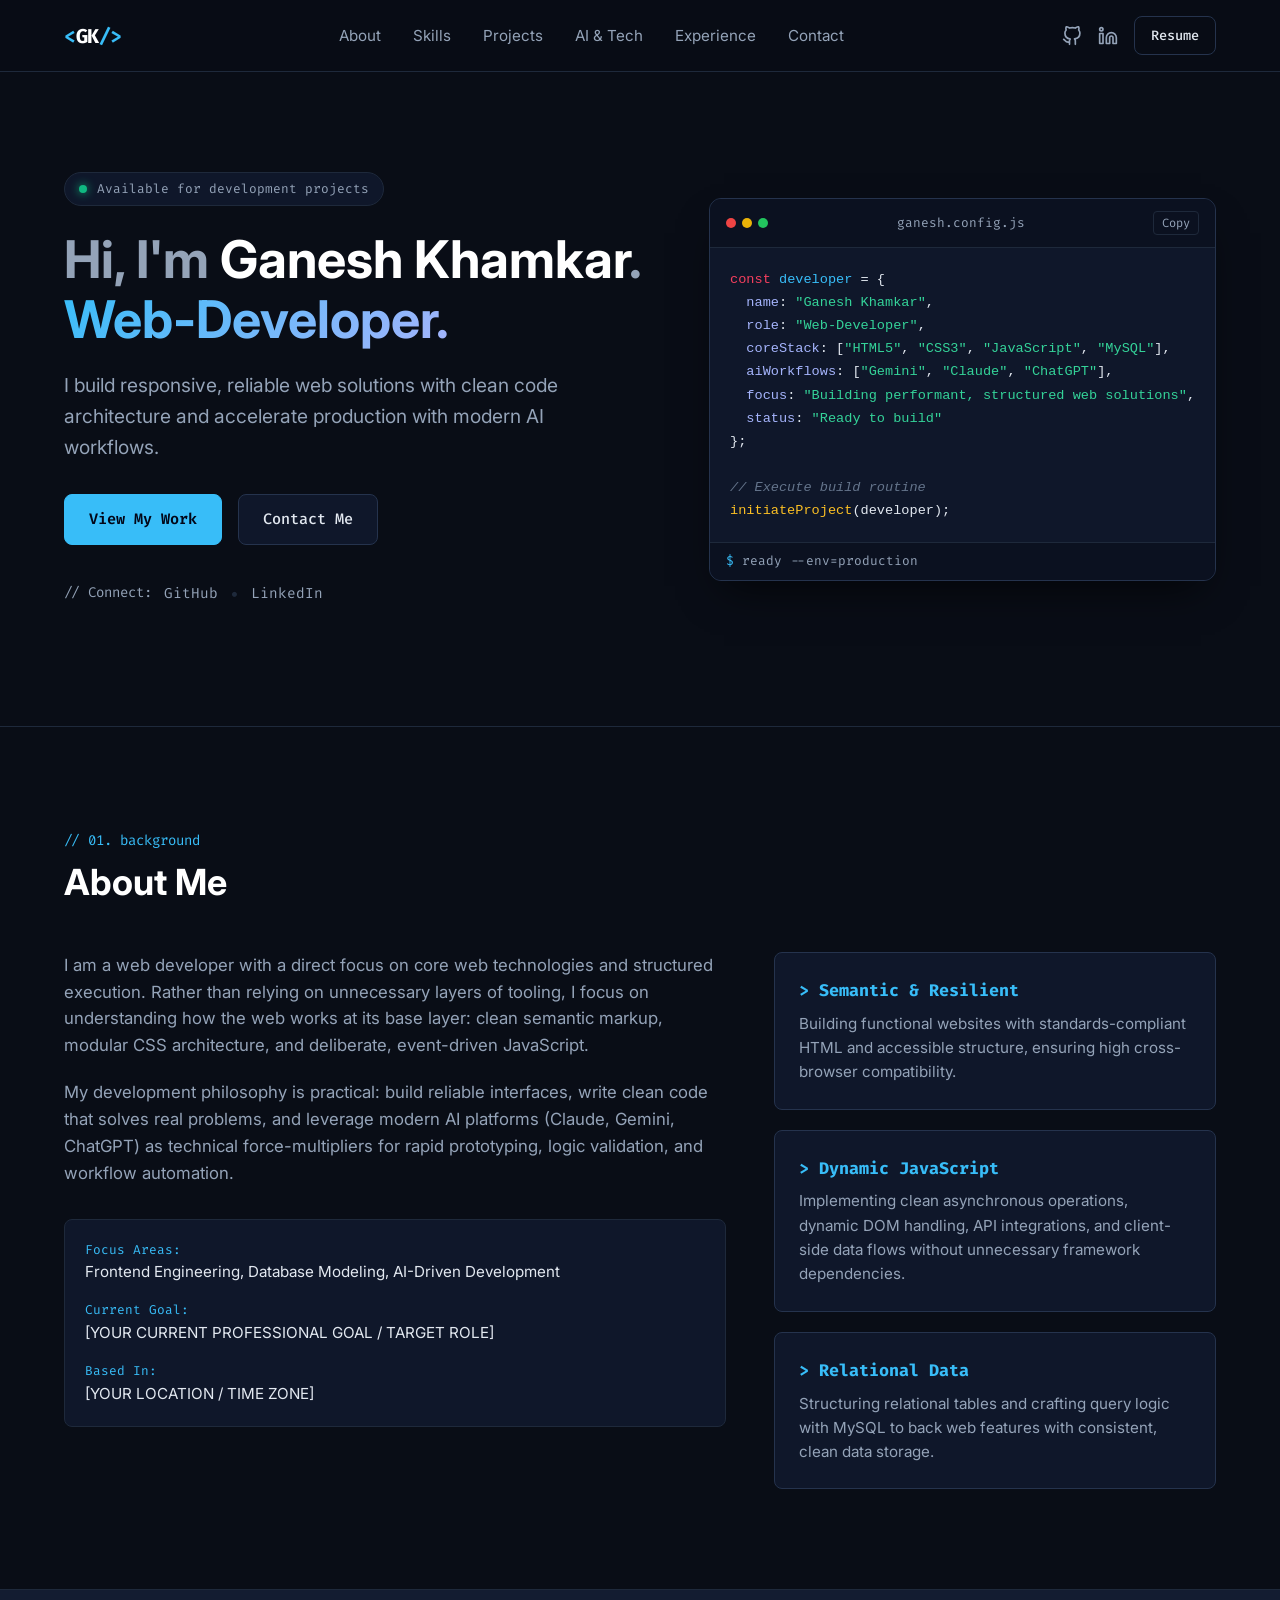
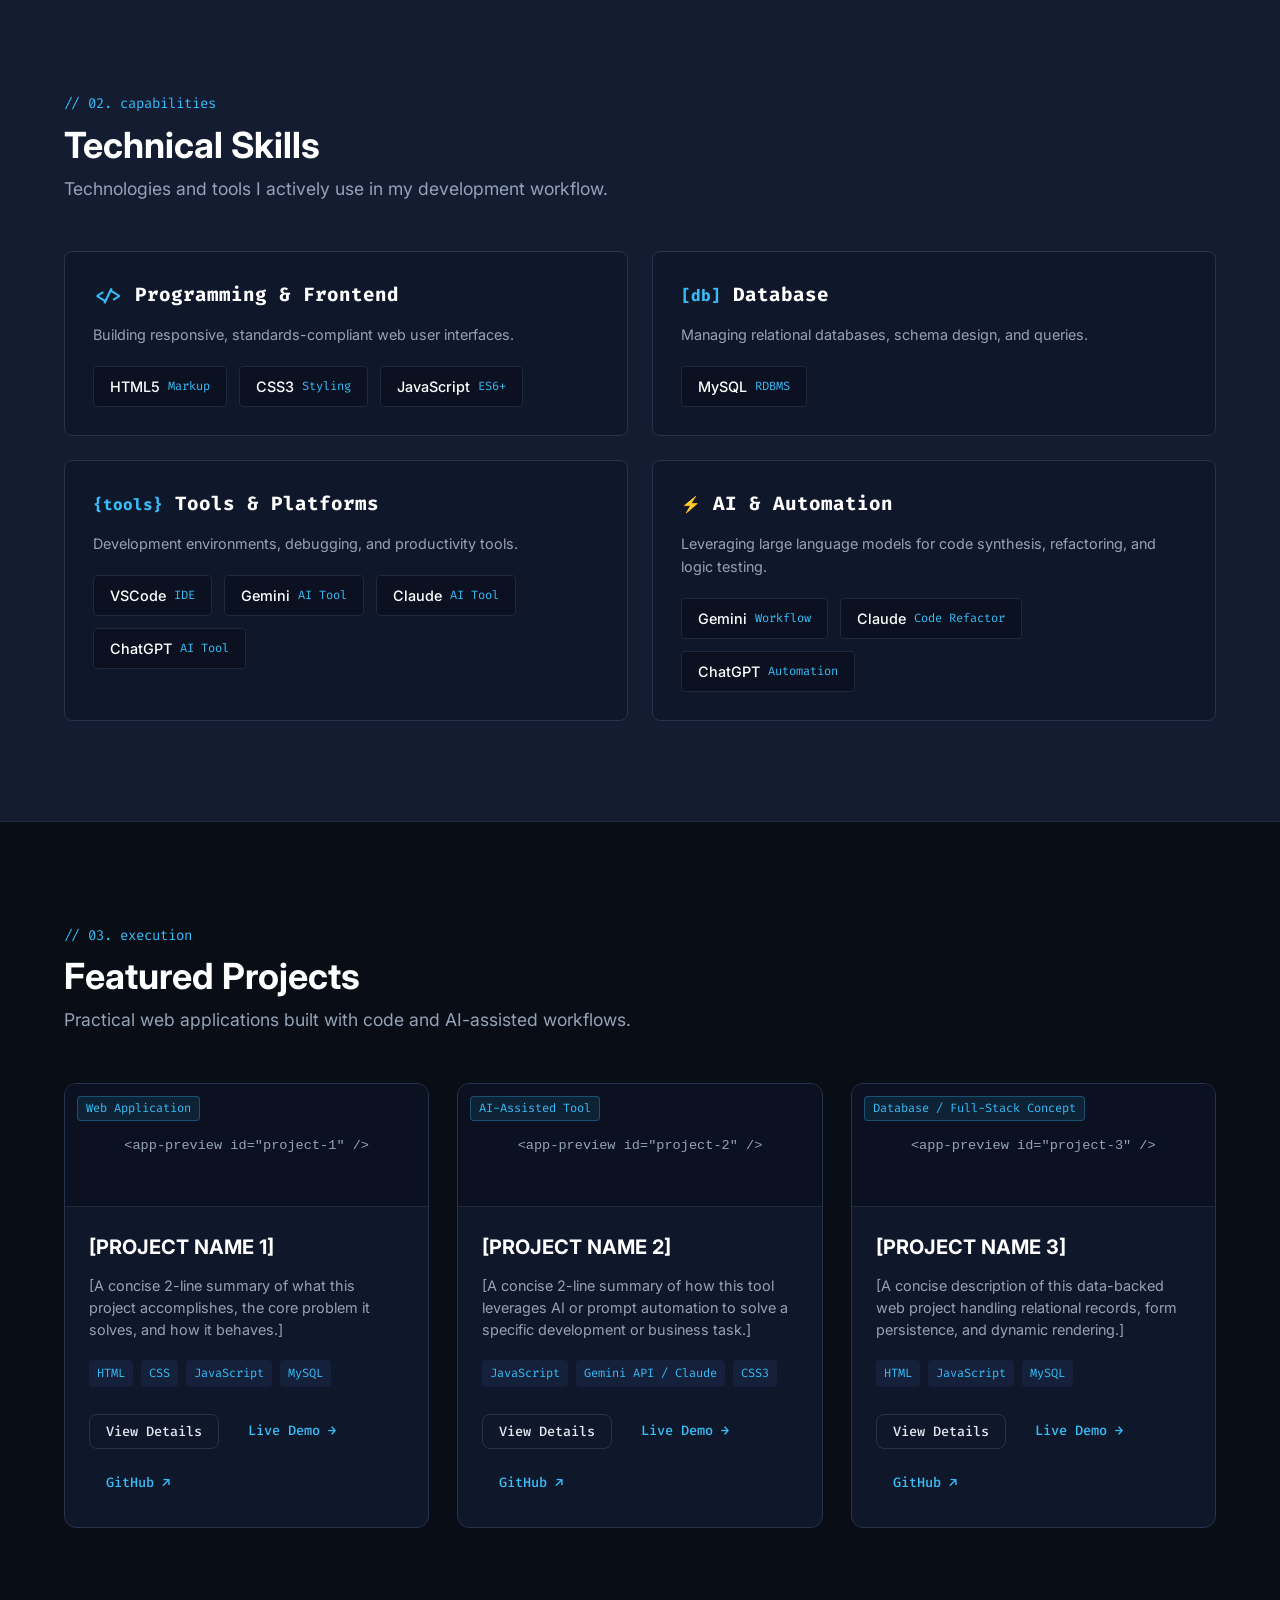
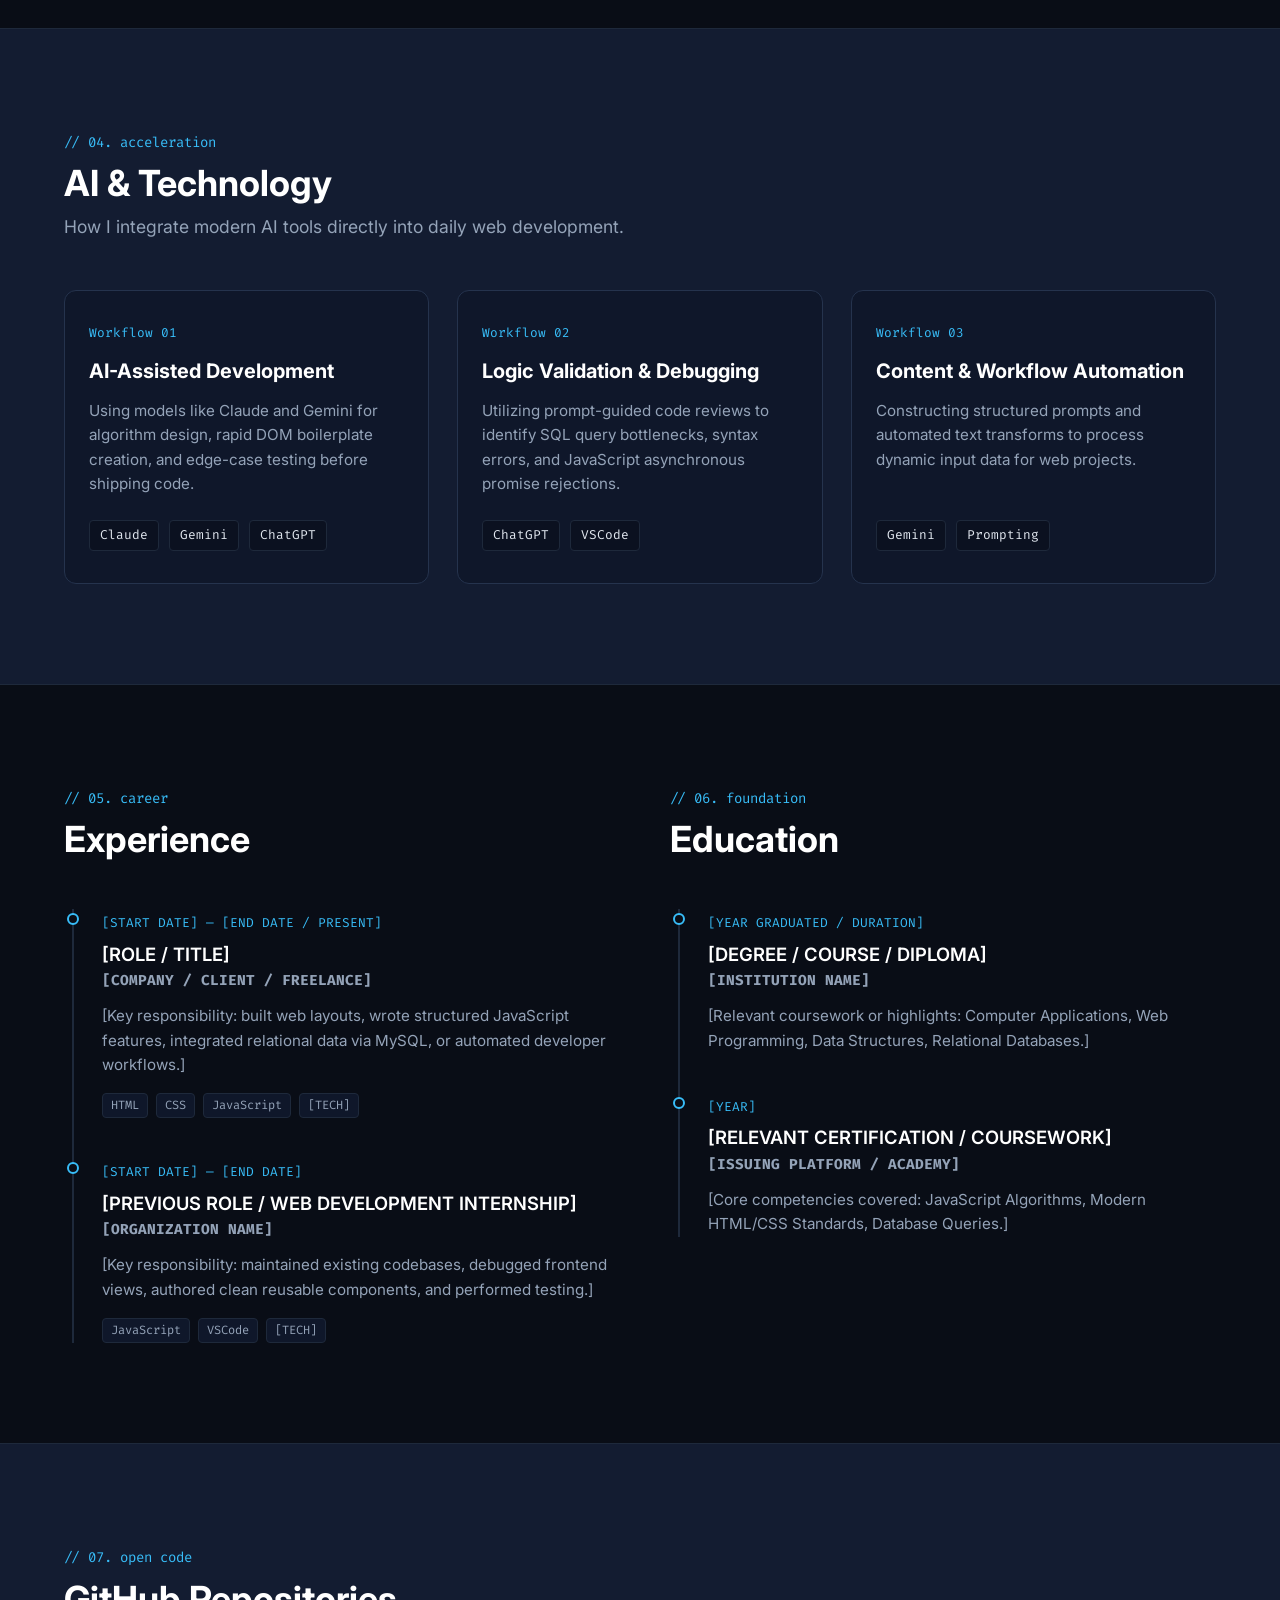
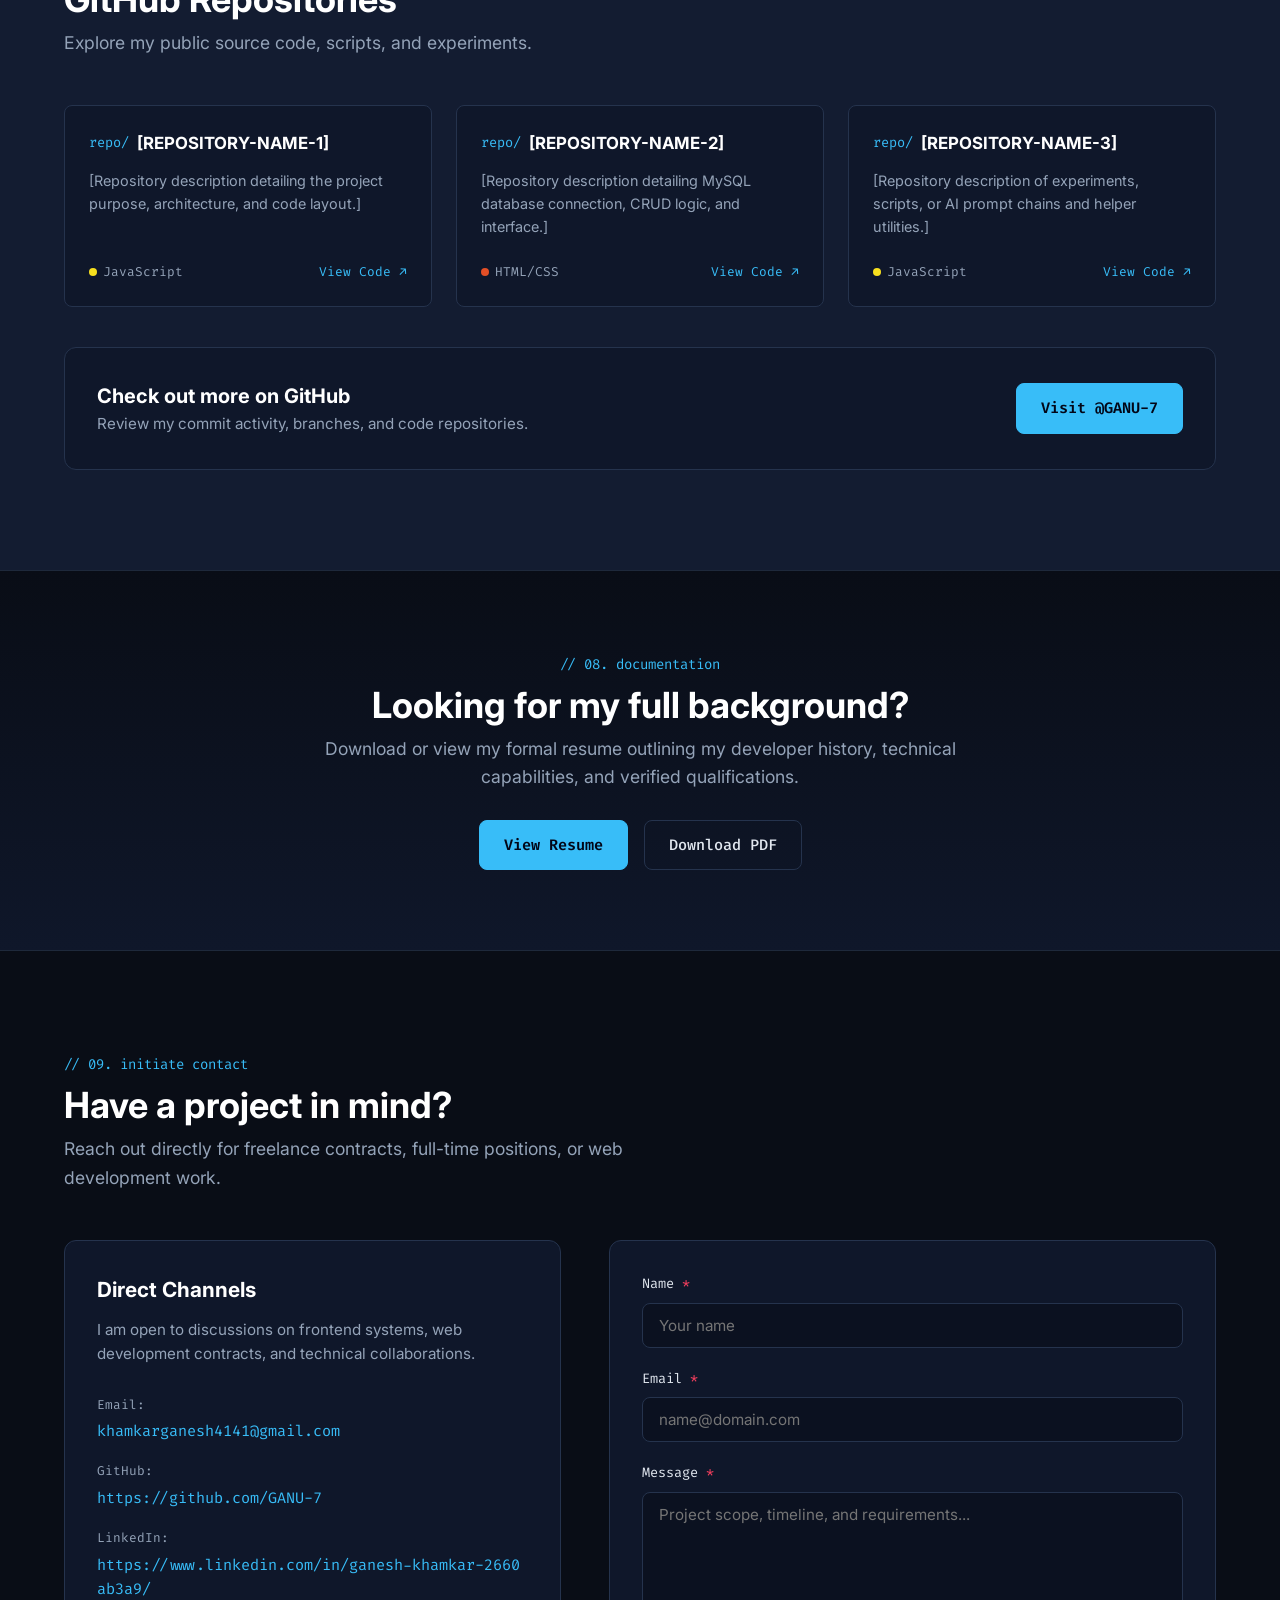
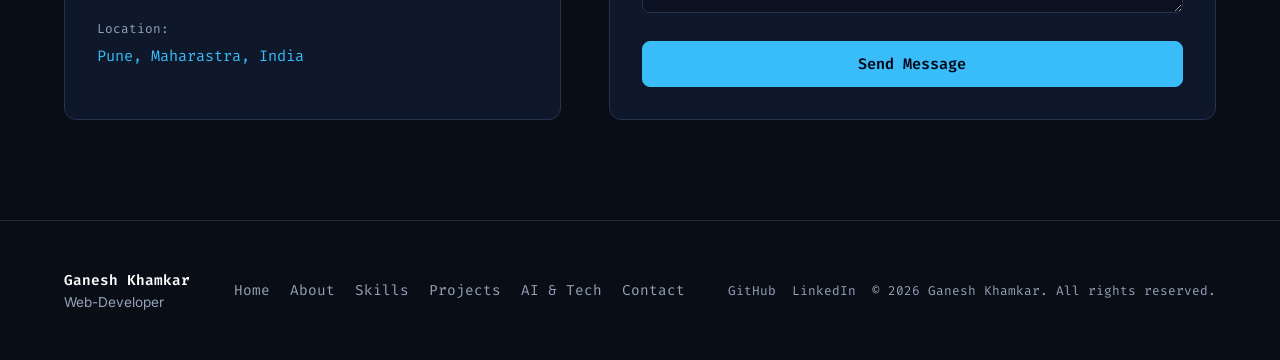
<file: Web-1/index.html>
<!DOCTYPE html>
<html lang="en" class="scroll-smooth">
<head>
  <meta charset="UTF-8" />
  <meta name="viewport" content="width=device-width, initial-scale=1.0" />
  <meta http-equiv="X-UA-Compatible" content="IE=edge" />

  <!-- SEO Meta Tags -->
  <title>Ganesh Khamkar | Web-Developer</title>
  <meta name="description" content="Personal portfolio of Ganesh Khamkar, Web-Developer specializing in modern web applications, clean code architecture, and AI-assisted workflows." />
  <meta name="author" content="Ganesh Khamkar" />
  <meta name="robots" content="index, follow" />

  <!-- Open Graph / Social Media -->
  <meta property="og:type" content="website" />
  <meta property="og:url" content="[YOUR PORTFOLIO CANONICAL URL]" />
  <meta property="og:title" content="Ganesh Khamkar | Web-Developer" />
  <meta property="og:description" content="Web-Developer building fast, maintainable applications with JavaScript, modern web standards, and AI tooling." />
  <meta property="og:image" content="[OG IMAGE URL]" />

  <!-- Twitter Meta -->
  <meta name="twitter:card" content="summary_large_image" />
  <meta name="twitter:title" content="Ganesh Khamkar | Web-Developer" />
  <meta name="twitter:description" content="Web-Developer building fast, maintainable applications with JavaScript, modern web standards, and AI tooling." />
  <meta name="twitter:image" content="[OG IMAGE URL]" />

  <!-- Preconnect Fonts -->
  <link rel="preconnect" href="https://fonts.googleapis.com" />
  <link rel="preconnect" href="https://fonts.gstatic.com" crossorigin />
  <link href="https://fonts.googleapis.com/css2?family=Fira+Code:wght@400;500;600&family=Inter:wght@300;400;500;600;700&display=swap" rel="stylesheet" />

  <link rel="stylesheet" href="style.css" />
</head>
<body class="bg-dark text-main">

  <!-- Skip to Main Link for Accessibility -->
  <a href="#main-content" class="skip-link">Skip to main content</a>

  <!-- Header / Navigation -->
  <header class="site-header" id="header">
    <div class="container nav-container">
      <a href="#hero" class="brand-logo" aria-label="Ganesh Khamkar Home">
        <span class="logo-code">&lt;</span>GK<span class="logo-code">/&gt;</span>
      </a>

      <!-- Desktop Nav -->
      <nav class="desktop-nav" aria-label="Main Navigation">
        <ul class="nav-list">
          <li><a href="#about" class="nav-link">About</a></li>
          <li><a href="#skills" class="nav-link">Skills</a></li>
          <li><a href="#projects" class="nav-link">Projects</a></li>
          <li><a href="#ai-tech" class="nav-link">AI &amp; Tech</a></li>
          <li><a href="#experience" class="nav-link">Experience</a></li>
          <li><a href="#contact" class="nav-link">Contact</a></li>
        </ul>
      </nav>

      <!-- External Links & CTA -->
      <div class="nav-actions">
        <a href="https://github.com/GANU-7" target="_blank" rel="noopener noreferrer" class="icon-link" aria-label="GitHub Profile">
          <svg class="nav-svg" viewBox="0 0 24 24" fill="none" stroke="currentColor" stroke-width="2" stroke-linecap="round" stroke-linejoin="round" aria-hidden="true">
            <path d="M9 19c-5 1.5-5-2.5-7-3m14 6v-3.87a3.37 3.37 0 0 0-.94-2.61c3.14-.35 6.44-1.54 6.44-7A5.44 5.44 0 0 0 20 4.77 5.07 5.07 0 0 0 19.91 1S18.73.65 16 2.48a13.38 13.38 0 0 0-7 0C6.27.65 5.09 1 5.09 1A5.07 5.07 0 0 0 5 4.77a5.44 5.44 0 0 0-1.5 3.78c0 5.42 3.3 6.61 6.44 7A3.37 3.37 0 0 0 9 18.13V22"></path>
          </svg>
        </a>
        <a href="https://www.linkedin.com/in/ganesh-khamkar-2660ab3a9/" target="_blank" rel="noopener noreferrer" class="icon-link" aria-label="LinkedIn Profile">
          <svg class="nav-svg" viewBox="0 0 24 24" fill="none" stroke="currentColor" stroke-width="2" stroke-linecap="round" stroke-linejoin="round" aria-hidden="true">
            <path d="M16 8a6 6 0 0 1 6 6v7h-4v-7a2 2 0 0 0-2-2 2 2 0 0 0-2 2v7h-4v-7a6 6 0 0 1 6-6z"></path>
            <rect x="2" y="9" width="4" height="12"></rect>
            <circle cx="4" cy="4" r="2"></circle>
          </svg>
        </a>
        <a href="[RESUME URL]" target="_blank" rel="noopener noreferrer" class="btn btn-outline btn-sm">Resume</a>
      </div>

      <!-- Mobile Menu Toggle Button -->
      <button class="mobile-toggle" id="mobile-menu-toggle" aria-expanded="false" aria-controls="mobile-menu" aria-label="Toggle navigation menu">
        <span class="bar"></span>
        <span class="bar"></span>
        <span class="bar"></span>
      </button>
    </div>

    <!-- Mobile Navigation Drawer -->
    <div class="mobile-menu" id="mobile-menu" aria-hidden="true">
      <ul class="mobile-nav-list">
        <li><a href="#about" class="mobile-nav-link">About</a></li>
        <li><a href="#skills" class="mobile-nav-link">Skills</a></li>
        <li><a href="#projects" class="mobile-nav-link">Projects</a></li>
        <li><a href="#ai-tech" class="mobile-nav-link">AI &amp; Tech</a></li>
        <li><a href="#experience" class="mobile-nav-link">Experience</a></li>
        <li><a href="#contact" class="mobile-nav-link">Contact</a></li>
        <li class="mobile-nav-divider"></li>
        <li><a href="[RESUME URL]" target="_blank" rel="noopener noreferrer" class="mobile-nav-link text-accent">View Resume</a></li>
        <li><a href="https://github.com/GANU-7" target="_blank" rel="noopener noreferrer" class="mobile-nav-link">GitHub</a></li>
        <li><a href="[LINKEDIN PROFILE URL]" target="_blank" rel="noopener noreferrer" class="mobile-nav-link">LinkedIn</a></li>
      </ul>
    </div>
  </header>

  <main id="main-content">
    <!-- Hero Section -->
    <section id="hero" class="hero-section">
      <div class="container hero-grid">
        <div class="hero-content">
          <div class="system-status">
            <span class="status-indicator"></span>
            <span class="status-text font-mono">Available for development projects</span>
          </div>
          <h1 class="hero-title">
            Hi, I'm <span class="text-white">Ganesh Khamkar</span>.<br />
            <span class="hero-subtitle-gradient">Web-Developer.</span>
          </h1>
          <p class="hero-lead">
            I build responsive, reliable web solutions with clean code architecture and accelerate production with modern AI workflows.
          </p>
          <div class="hero-actions">
            <a href="#projects" class="btn btn-primary">View My Work</a>
            <a href="#contact" class="btn btn-secondary">Contact Me</a>
          </div>
          <div class="hero-social-links">
            <span class="font-mono text-muted text-sm">// Connect:</span>
            <a href="[GITHUB PROFILE URL]" target="_blank" rel="noopener noreferrer" class="hero-link font-mono">GitHub</a>
            <span class="dot-sep" aria-hidden="true">•</span>
            <a href="" target="_blank" rel="noopener noreferrer" class="hero-link font-mono">LinkedIn</a>
          </div>
        </div>

        <!-- Interactive Developer Card / Terminal -->
        <aside class="hero-preview" aria-label="Developer Information Card">
          <div class="code-terminal">
            <div class="terminal-header">
              <div class="terminal-dots">
                <span class="dot red"></span>
                <span class="dot yellow"></span>
                <span class="dot green"></span>
              </div>
              <span class="terminal-title font-mono">ganesh.config.js</span>
              <button class="terminal-copy-btn" id="copyTerminalBtn" aria-label="Copy code snippet">Copy</button>
            </div>
            <div class="terminal-body font-mono">
              <pre><code><span class="code-keyword">const</span> <span class="code-variable">developer</span> = {
  <span class="code-prop">name</span>: <span class="code-string">"Ganesh Khamkar"</span>,
  <span class="code-prop">role</span>: <span class="code-string">"Web-Developer"</span>,
  <span class="code-prop">coreStack</span>: [<span class="code-string">"HTML5"</span>, <span class="code-string">"CSS3"</span>, <span class="code-string">"JavaScript"</span>, <span class="code-string">"MySQL"</span>],
  <span class="code-prop">aiWorkflows</span>: [<span class="code-string">"Gemini"</span>, <span class="code-string">"Claude"</span>, <span class="code-string">"ChatGPT"</span>],
  <span class="code-prop">focus</span>: <span class="code-string">"Building performant, structured web solutions"</span>,
  <span class="code-prop">status</span>: <span class="code-string">"Ready to build"</span>
};

<span class="code-comment">// Execute build routine</span>
<span class="code-function">initiateProject</span>(developer);</code></pre>
            </div>
            <div class="terminal-footer font-mono">
              <span class="terminal-cursor">$</span> <span id="terminal-typed-text">ready --env=production</span>
            </div>
          </div>
        </aside>
      </div>
    </section>

    <!-- About Section -->
    <section id="about" class="section-padding border-top-subtle">
      <div class="container">
        <div class="section-header">
          <span class="section-tag font-mono">// 01. background</span>
          <h2 class="section-title">About Me</h2>
        </div>

        <div class="about-grid">
          <div class="about-text">
            <p>
              I am a web developer with a direct focus on core web technologies and structured execution. Rather than relying on unnecessary layers of tooling, I focus on understanding how the web works at its base layer: clean semantic markup, modular CSS architecture, and deliberate, event-driven JavaScript.
            </p>
            <p>
              My development philosophy is practical: build reliable interfaces, write clean code that solves real problems, and leverage modern AI platforms (Claude, Gemini, ChatGPT) as technical force-multipliers for rapid prototyping, logic validation, and workflow automation.
            </p>
            <div class="about-milestones">
              <div class="milestone-item">
                <span class="milestone-label font-mono">Focus Areas:</span>
                <span class="milestone-value">Frontend Engineering, Database Modeling, AI-Driven Development</span>
              </div>
              <div class="milestone-item">
                <span class="milestone-label font-mono">Current Goal:</span>
                <span class="milestone-value">[YOUR CURRENT PROFESSIONAL GOAL / TARGET ROLE]</span>
              </div>
              <div class="milestone-item">
                <span class="milestone-label font-mono">Based In:</span>
                <span class="milestone-value">[YOUR LOCATION / TIME ZONE]</span>
              </div>
            </div>
          </div>

          <div class="about-highlights">
            <div class="highlight-card">
              <h3 class="highlight-title font-mono">&gt; Semantic &amp; Resilient</h3>
              <p class="highlight-desc">
                Building functional websites with standards-compliant HTML and accessible structure, ensuring high cross-browser compatibility.
              </p>
            </div>
            <div class="highlight-card">
              <h3 class="highlight-title font-mono">&gt; Dynamic JavaScript</h3>
              <p class="highlight-desc">
                Implementing clean asynchronous operations, dynamic DOM handling, API integrations, and client-side data flows without unnecessary framework dependencies.
              </p>
            </div>
            <div class="highlight-card">
              <h3 class="highlight-title font-mono">&gt; Relational Data</h3>
              <p class="highlight-desc">
                Structuring relational tables and crafting query logic with MySQL to back web features with consistent, clean data storage.
              </p>
            </div>
          </div>
        </div>
      </div>
    </section>

    <!-- Skills Section -->
    <section id="skills" class="section-padding border-top-subtle bg-surface-alt">
      <div class="container">
        <div class="section-header">
          <span class="section-tag font-mono">// 02. capabilities</span>
          <h2 class="section-title">Technical Skills</h2>
          <p class="section-desc">Technologies and tools I actively use in my development workflow.</p>
        </div>

        <div class="skills-grid">
          <!-- Programming & Frontend -->
          <div class="skill-category-card">
            <div class="category-header font-mono">
              <span class="cat-icon">&lt;/&gt;</span>
              <h3 class="cat-title">Programming &amp; Frontend</h3>
            </div>
            <p class="cat-desc">Building responsive, standards-compliant web user interfaces.</p>
            <ul class="skill-tag-list" aria-label="Frontend skills list">
              <li class="skill-pill">
                <span class="pill-name">HTML5</span>
                <span class="pill-type font-mono">Markup</span>
              </li>
              <li class="skill-pill">
                <span class="pill-name">CSS3</span>
                <span class="pill-type font-mono">Styling</span>
              </li>
              <li class="skill-pill">
                <span class="pill-name">JavaScript</span>
                <span class="pill-type font-mono">ES6+</span>
              </li>
            </ul>
          </div>

          <!-- Database -->
          <div class="skill-category-card">
            <div class="category-header font-mono">
              <span class="cat-icon">[db]</span>
              <h3 class="cat-title">Database</h3>
            </div>
            <p class="cat-desc">Managing relational databases, schema design, and queries.</p>
            <ul class="skill-tag-list" aria-label="Database skills list">
              <li class="skill-pill">
                <span class="pill-name">MySQL</span>
                <span class="pill-type font-mono">RDBMS</span>
              </li>
            </ul>
          </div>

          <!-- Tools & Platforms -->
          <div class="skill-category-card">
            <div class="category-header font-mono">
              <span class="cat-icon">{tools}</span>
              <h3 class="cat-title">Tools &amp; Platforms</h3>
            </div>
            <p class="cat-desc">Development environments, debugging, and productivity tools.</p>
            <ul class="skill-tag-list" aria-label="Tools and platforms list">
              <li class="skill-pill">
                <span class="pill-name">VSCode</span>
                <span class="pill-type font-mono">IDE</span>
              </li>
              <li class="skill-pill">
                <span class="pill-name">Gemini</span>
                <span class="pill-type font-mono">AI Tool</span>
              </li>
              <li class="skill-pill">
                <span class="pill-name">Claude</span>
                <span class="pill-type font-mono">AI Tool</span>
              </li>
              <li class="skill-pill">
                <span class="pill-name">ChatGPT</span>
                <span class="pill-type font-mono">AI Tool</span>
              </li>
            </ul>
          </div>

          <!-- AI & Automation -->
          <div class="skill-category-card">
            <div class="category-header font-mono">
              <span class="cat-icon">⚡</span>
              <h3 class="cat-title">AI &amp; Automation</h3>
            </div>
            <p class="cat-desc">Leveraging large language models for code synthesis, refactoring, and logic testing.</p>
            <ul class="skill-tag-list" aria-label="AI and automation skills list">
              <li class="skill-pill">
                <span class="pill-name">Gemini</span>
                <span class="pill-type font-mono">Workflow</span>
              </li>
              <li class="skill-pill">
                <span class="pill-name">Claude</span>
                <span class="pill-type font-mono">Code Refactor</span>
              </li>
              <li class="skill-pill">
                <span class="pill-name">ChatGPT</span>
                <span class="pill-type font-mono">Automation</span>
              </li>
            </ul>
          </div>
        </div>
      </div>
    </section>

    <!-- Projects Section -->
    <section id="projects" class="section-padding border-top-subtle">
      <div class="container">
        <div class="section-header">
          <span class="section-tag font-mono">// 03. execution</span>
          <h2 class="section-title">Featured Projects</h2>
          <p class="section-desc">Practical web applications built with code and AI-assisted workflows.</p>
        </div>

        <div class="projects-grid">
          <!-- Project 1 -->
          <article class="project-card" data-project-id="project-1">
            <div class="project-card-banner">
              <div class="project-badge font-mono">Web Application</div>
              <div class="project-screen-mock font-mono">
                <code>&lt;app-preview id="project-1" /&gt;</code>
              </div>
            </div>
            <div class="project-card-content">
              <h3 class="project-title">[PROJECT NAME 1]</h3>
              <p class="project-summary">
                [A concise 2-line summary of what this project accomplishes, the core problem it solves, and how it behaves.]
              </p>
              <div class="project-tech-tags font-mono">
                <span>HTML</span>
                <span>CSS</span>
                <span>JavaScript</span>
                <span>MySQL</span>
              </div>
              <div class="project-actions">
                <button class="btn btn-outline btn-sm open-modal-btn" data-modal="modal-project-1">View Details</button>
                <a href="[LIVE DEMO URL 1]" target="_blank" rel="noopener noreferrer" class="btn btn-ghost btn-sm">Live Demo &rarr;</a>
                <a href="[GITHUB URL 1]" target="_blank" rel="noopener noreferrer" class="btn btn-ghost btn-sm font-mono">GitHub &nearr;</a>
              </div>
            </div>
          </article>

          <!-- Project 2 -->
          <article class="project-card" data-project-id="project-2">
            <div class="project-card-banner">
              <div class="project-badge font-mono">AI-Assisted Tool</div>
              <div class="project-screen-mock font-mono">
                <code>&lt;app-preview id="project-2" /&gt;</code>
              </div>
            </div>
            <div class="project-card-content">
              <h3 class="project-title">[PROJECT NAME 2]</h3>
              <p class="project-summary">
                [A concise 2-line summary of how this tool leverages AI or prompt automation to solve a specific development or business task.]
              </p>
              <div class="project-tech-tags font-mono">
                <span>JavaScript</span>
                <span>Gemini API / Claude</span>
                <span>CSS3</span>
              </div>
              <div class="project-actions">
                <button class="btn btn-outline btn-sm open-modal-btn" data-modal="modal-project-2">View Details</button>
                <a href="[LIVE DEMO URL 2]" target="_blank" rel="noopener noreferrer" class="btn btn-ghost btn-sm">Live Demo &rarr;</a>
                <a href="[GITHUB URL 2]" target="_blank" rel="noopener noreferrer" class="btn btn-ghost btn-sm font-mono">GitHub &nearr;</a>
              </div>
            </div>
          </article>

          <!-- Project 3 -->
          <article class="project-card" data-project-id="project-3">
            <div class="project-card-banner">
              <div class="project-badge font-mono">Database / Full-Stack Concept</div>
              <div class="project-screen-mock font-mono">
                <code>&lt;app-preview id="project-3" /&gt;</code>
              </div>
            </div>
            <div class="project-card-content">
              <h3 class="project-title">[PROJECT NAME 3]</h3>
              <p class="project-summary">
                [A concise description of this data-backed web project handling relational records, form persistence, and dynamic rendering.]
              </p>
              <div class="project-tech-tags font-mono">
                <span>HTML</span>
                <span>JavaScript</span>
                <span>MySQL</span>
              </div>
              <div class="project-actions">
                <button class="btn btn-outline btn-sm open-modal-btn" data-modal="modal-project-3">View Details</button>
                <a href="[LIVE DEMO URL 3]" target="_blank" rel="noopener noreferrer" class="btn btn-ghost btn-sm">Live Demo &rarr;</a>
                <a href="[GITHUB URL 3]" target="_blank" rel="noopener noreferrer" class="btn btn-ghost btn-sm font-mono">GitHub &nearr;</a>
              </div>
            </div>
          </article>
        </div>
      </div>
    </section>

    <!-- AI & Technology Dedicated Section -->
    <section id="ai-tech" class="section-padding border-top-subtle bg-surface-alt">
      <div class="container">
        <div class="section-header">
          <span class="section-tag font-mono">// 04. acceleration</span>
          <h2 class="section-title">AI &amp; Technology</h2>
          <p class="section-desc">How I integrate modern AI tools directly into daily web development.</p>
        </div>

        <div class="ai-grid">
          <div class="ai-card">
            <div class="ai-card-badge font-mono">Workflow 01</div>
            <h3 class="ai-card-title">AI-Assisted Development</h3>
            <p class="ai-card-desc">
              Using models like Claude and Gemini for algorithm design, rapid DOM boilerplate creation, and edge-case testing before shipping code.
            </p>
            <div class="ai-tools-list font-mono">
              <span>Claude</span>
              <span>Gemini</span>
              <span>ChatGPT</span>
            </div>
          </div>

          <div class="ai-card">
            <div class="ai-card-badge font-mono">Workflow 02</div>
            <h3 class="ai-card-title">Logic Validation &amp; Debugging</h3>
            <p class="ai-card-desc">
              Utilizing prompt-guided code reviews to identify SQL query bottlenecks, syntax errors, and JavaScript asynchronous promise rejections.
            </p>
            <div class="ai-tools-list font-mono">
              <span>ChatGPT</span>
              <span>VSCode</span>
            </div>
          </div>

          <div class="ai-card">
            <div class="ai-card-badge font-mono">Workflow 03</div>
            <h3 class="ai-card-title">Content &amp; Workflow Automation</h3>
            <p class="ai-card-desc">
              Constructing structured prompts and automated text transforms to process dynamic input data for web projects.
            </p>
            <div class="ai-tools-list font-mono">
              <span>Gemini</span>
              <span>Prompting</span>
            </div>
          </div>
        </div>
      </div>
    </section>

    <!-- Experience & Education Section -->
    <section id="experience" class="section-padding border-top-subtle">
      <div class="container">
        <div class="experience-education-grid">
          <!-- Experience Timeline -->
          <div class="timeline-column">
            <div class="section-header">
              <span class="section-tag font-mono">// 05. career</span>
              <h2 class="section-title">Experience</h2>
            </div>

            <div class="timeline">
              <!-- Experience Entry 1 -->
              <div class="timeline-item">
                <div class="timeline-dot"></div>
                <div class="timeline-content">
                  <span class="timeline-date font-mono">[START DATE] — [END DATE / PRESENT]</span>
                  <h3 class="timeline-role">[ROLE / TITLE]</h3>
                  <h4 class="timeline-company font-mono">[COMPANY / CLIENT / FREELANCE]</h4>
                  <p class="timeline-desc">
                    [Key responsibility: built web layouts, wrote structured JavaScript features, integrated relational data via MySQL, or automated developer workflows.]
                  </p>
                  <div class="timeline-tags font-mono">
                    <span>HTML</span>
                    <span>CSS</span>
                    <span>JavaScript</span>
                    <span>[TECH]</span>
                  </div>
                </div>
              </div>

              <!-- Experience Entry 2 (Placeholder) -->
              <div class="timeline-item">
                <div class="timeline-dot"></div>
                <div class="timeline-content">
                  <span class="timeline-date font-mono">[START DATE] — [END DATE]</span>
                  <h3 class="timeline-role">[PREVIOUS ROLE / WEB DEVELOPMENT INTERNSHIP]</h3>
                  <h4 class="timeline-company font-mono">[ORGANIZATION NAME]</h4>
                  <p class="timeline-desc">
                    [Key responsibility: maintained existing codebases, debugged frontend views, authored clean reusable components, and performed testing.]
                  </p>
                  <div class="timeline-tags font-mono">
                    <span>JavaScript</span>
                    <span>VSCode</span>
                    <span>[TECH]</span>
                  </div>
                </div>
              </div>
            </div>
          </div>

          <!-- Education & Credentials -->
          <div class="timeline-column">
            <div class="section-header">
              <span class="section-tag font-mono">// 06. foundation</span>
              <h2 class="section-title">Education</h2>
            </div>

            <div class="timeline">
              <!-- Education Item 1 -->
              <div class="timeline-item">
                <div class="timeline-dot"></div>
                <div class="timeline-content">
                  <span class="timeline-date font-mono">[YEAR GRADUATED / DURATION]</span>
                  <h3 class="timeline-role">[DEGREE / COURSE / DIPLOMA]</h3>
                  <h4 class="timeline-company font-mono">[INSTITUTION NAME]</h4>
                  <p class="timeline-desc">
                    [Relevant coursework or highlights: Computer Applications, Web Programming, Data Structures, Relational Databases.]
                  </p>
                </div>
              </div>

              <!-- Education / Certification Item 2 -->
              <div class="timeline-item">
                <div class="timeline-dot"></div>
                <div class="timeline-content">
                  <span class="timeline-date font-mono">[YEAR]</span>
                  <h3 class="timeline-role">[RELEVANT CERTIFICATION / COURSEWORK]</h3>
                  <h4 class="timeline-company font-mono">[ISSUING PLATFORM / ACADEMY]</h4>
                  <p class="timeline-desc">
                    [Core competencies covered: JavaScript Algorithms, Modern HTML/CSS Standards, Database Queries.]
                  </p>
                </div>
              </div>
            </div>
          </div>
        </div>
      </div>
    </section>

    <!-- GitHub Section -->
    <section id="github" class="section-padding border-top-subtle bg-surface-alt">
      <div class="container">
        <div class="section-header">
          <span class="section-tag font-mono">// 07. open code</span>
          <h2 class="section-title">GitHub Repositories</h2>
          <p class="section-desc">Explore my public source code, scripts, and experiments.</p>
        </div>

        <div class="github-grid">
          <!-- Repo Card 1 -->
          <a href="[GITHUB REPO 1 URL]" target="_blank" rel="noopener noreferrer" class="repo-card">
            <div class="repo-header">
              <span class="repo-icon font-mono">repo/</span>
              <h3 class="repo-title">[REPOSITORY-NAME-1]</h3>
            </div>
            <p class="repo-desc">
              [Repository description detailing the project purpose, architecture, and code layout.]
            </p>
            <div class="repo-meta font-mono">
              <span class="repo-lang"><span class="lang-dot js-dot"></span>JavaScript</span>
              <span class="repo-link-action">View Code &nearr;</span>
            </div>
          </a>

          <!-- Repo Card 2 -->
          <a href="[GITHUB REPO 2 URL]" target="_blank" rel="noopener noreferrer" class="repo-card">
            <div class="repo-header">
              <span class="repo-icon font-mono">repo/</span>
              <h3 class="repo-title">[REPOSITORY-NAME-2]</h3>
            </div>
            <p class="repo-desc">
              [Repository description detailing MySQL database connection, CRUD logic, and interface.]
            </p>
            <div class="repo-meta font-mono">
              <span class="repo-lang"><span class="lang-dot html-dot"></span>HTML/CSS</span>
              <span class="repo-link-action">View Code &nearr;</span>
            </div>
          </a>

          <!-- Repo Card 3 -->
          <a href="[GITHUB REPO 3 URL]" target="_blank" rel="noopener noreferrer" class="repo-card">
            <div class="repo-header">
              <span class="repo-icon font-mono">repo/</span>
              <h3 class="repo-title">[REPOSITORY-NAME-3]</h3>
            </div>
            <p class="repo-desc">
              [Repository description of experiments, scripts, or AI prompt chains and helper utilities.]
            </p>
            <div class="repo-meta font-mono">
              <span class="repo-lang"><span class="lang-dot js-dot"></span>JavaScript</span>
              <span class="repo-link-action">View Code &nearr;</span>
            </div>
          </a>
        </div>

        <div class="github-cta-banner">
          <div>
            <h3 class="cta-banner-title">Check out more on GitHub</h3>
            <p class="cta-banner-sub">Review my commit activity, branches, and code repositories.</p>
          </div>
          <a href="https://github.com/GANU-7" target="_blank" rel="noopener noreferrer" class="btn btn-primary font-mono">Visit @GANU-7</a>
        </div>
      </div>
    </section>

    <!-- Resume Banner Section -->
    <section class="resume-cta-section border-top-subtle">
      <div class="container text-center">
        <span class="section-tag font-mono">// 08. documentation</span>
        <h2 class="section-title">Looking for my full background?</h2>
        <p class="section-desc max-w-md mx-auto">
          Download or view my formal resume outlining my developer history, technical capabilities, and verified qualifications.
        </p>
        <div class="resume-buttons">
          <a href="[RESUME URL]" target="_blank" rel="noopener noreferrer" class="btn btn-primary">View Resume</a>
          <a href="[RESUME DOWNLOAD URL / PDF]" download class="btn btn-outline">Download PDF</a>
        </div>
      </div>
    </section>

    <!-- Contact Section -->
    <section id="contact" class="section-padding border-top-subtle">
      <div class="container">
        <div class="section-header">
          <span class="section-tag font-mono">// 09. initiate contact</span>
          <h2 class="section-title">Have a project in mind?</h2>
          <p class="section-desc">Reach out directly for freelance contracts, full-time positions, or web development work.</p>
        </div>

        <div class="contact-grid">
          <!-- Contact Details -->
          <div class="contact-info-panel">
            <h3 class="panel-heading">Direct Channels</h3>
            <p class="panel-text">
              I am open to discussions on frontend systems, web development contracts, and technical collaborations.
            </p>

            <div class="contact-channel-list font-mono">
              <div class="channel-item">
                <span class="channel-label">Email:</span>
                <a href="mailto:khamkarganesh4141@gmail.com" class="channel-value">khamkarganesh4141@gmail.com</a>
              </div>
              <div class="channel-item">
                <span class="channel-label">GitHub:</span>
                <a href="https://github.com/GANU-7" target="_blank" rel="noopener noreferrer" class="channel-value">https://github.com/GANU-7</a>
              </div>
              <div class="channel-item">
                <span class="channel-label">LinkedIn:</span>
                <a href="https://www.linkedin.com/in/ganesh-khamkar-2660ab3a9/" target="_blank" rel="noopener noreferrer" class="channel-value">https://www.linkedin.com/in/ganesh-khamkar-2660ab3a9/</a>
              </div>
              <div class="channel-item">
                <span class="channel-label">Location:</span>
                <span class="channel-value">Pune, Maharastra, India</span>
              </div>
            </div>
          </div>

          <!-- Contact Form -->
          <div class="contact-form-panel">
            <!-- Replace action with your Formspree/backend endpoint when ready -->
            <form id="contact-form" class="contact-form" novalidate>
              <div class="form-group">
                <label for="contact-name" class="form-label font-mono">Name <span class="required-star">*</span></label>
                <input type="text" id="contact-name" name="name" class="form-input" placeholder="Your name" required />
                <span class="form-error font-mono" id="name-error" role="alert">Please enter your name.</span>
              </div>

              <div class="form-group">
                <label for="contact-email" class="form-label font-mono">Email <span class="required-star">*</span></label>
                <input type="email" id="contact-email" name="email" class="form-input" placeholder="name@domain.com" required />
                <span class="form-error font-mono" id="email-error" role="alert">Please enter a valid email address.</span>
              </div>

              <div class="form-group">
                <label for="contact-message" class="form-label font-mono">Message <span class="required-star">*</span></label>
                <textarea id="contact-message" name="message" class="form-textarea" rows="5" placeholder="Project scope, timeline, and requirements..." required></textarea>
                <span class="form-error font-mono" id="message-error" role="alert">Message must be at least 15 characters.</span>
              </div>

              <!-- State Messages -->
              <div class="form-status-message font-mono" id="form-status" role="status" aria-live="polite"></div>

              <button type="submit" class="btn btn-primary w-full" id="submit-btn">
                <span class="btn-text">Send Message</span>
                <span class="btn-spinner" aria-hidden="true"></span>
              </button>
            </form>
          </div>
        </div>
      </div>
    </section>
  </main>

  <!-- Footer -->
  <footer class="site-footer border-top-subtle">
    <div class="container footer-container">
      <div class="footer-left">
        <span class="footer-brand font-mono">Ganesh Khamkar</span>
        <span class="footer-role">Web-Developer</span>
      </div>

      <nav class="footer-nav" aria-label="Footer Navigation">
        <ul class="footer-nav-list font-mono">
          <li><a href="#hero">Home</a></li>
          <li><a href="#about">About</a></li>
          <li><a href="#skills">Skills</a></li>
          <li><a href="#projects">Projects</a></li>
          <li><a href="#ai-tech">AI &amp; Tech</a></li>
          <li><a href="#contact">Contact</a></li>
        </ul>
      </nav>

      <div class="footer-right font-mono">
        <a href="https://github.com/GANU-7" target="_blank" rel="noopener noreferrer">GitHub</a>
        <a href="https://www.linkedin.com/in/ganesh-khamkar-2660ab3a9/" target="_blank" rel="noopener noreferrer">LinkedIn</a>
        <span class="copyright-notice">&copy; <span id="current-year"></span> Ganesh Khamkar. All rights reserved.</span>
      </div>
    </div>
  </footer>

  <!-- Project Detail Modal / Case Study Overlay -->
  <div class="modal-backdrop" id="project-modal" aria-hidden="true" role="dialog" aria-modal="true" aria-labelledby="modal-project-title">
    <div class="modal-card">
      <button class="modal-close-btn" id="modal-close-btn" aria-label="Close project modal">&times;</button>
      <div class="modal-content" id="modal-dynamic-content">
        <!-- Content injected dynamically via script.js -->
      </div>
    </div>
  </div>

  <script src="script.js"></script>
</body>
</html>
</file>
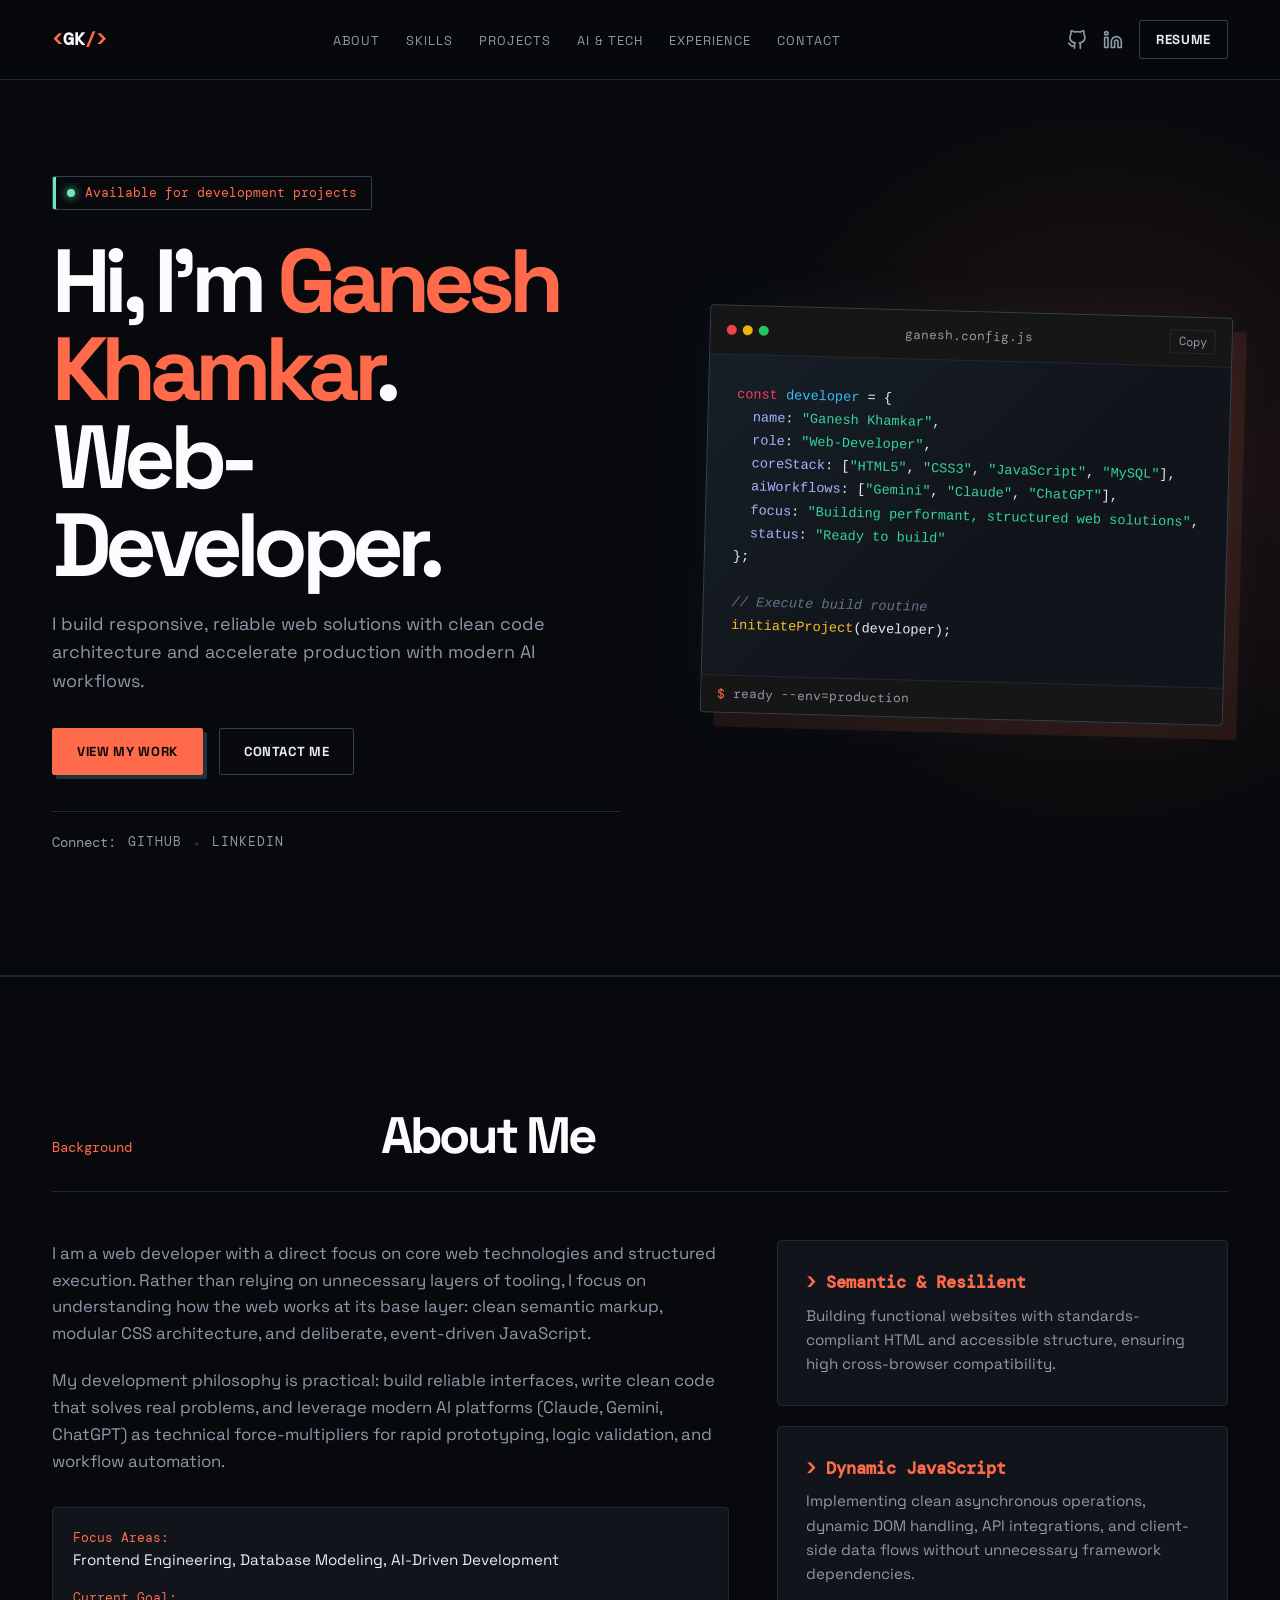
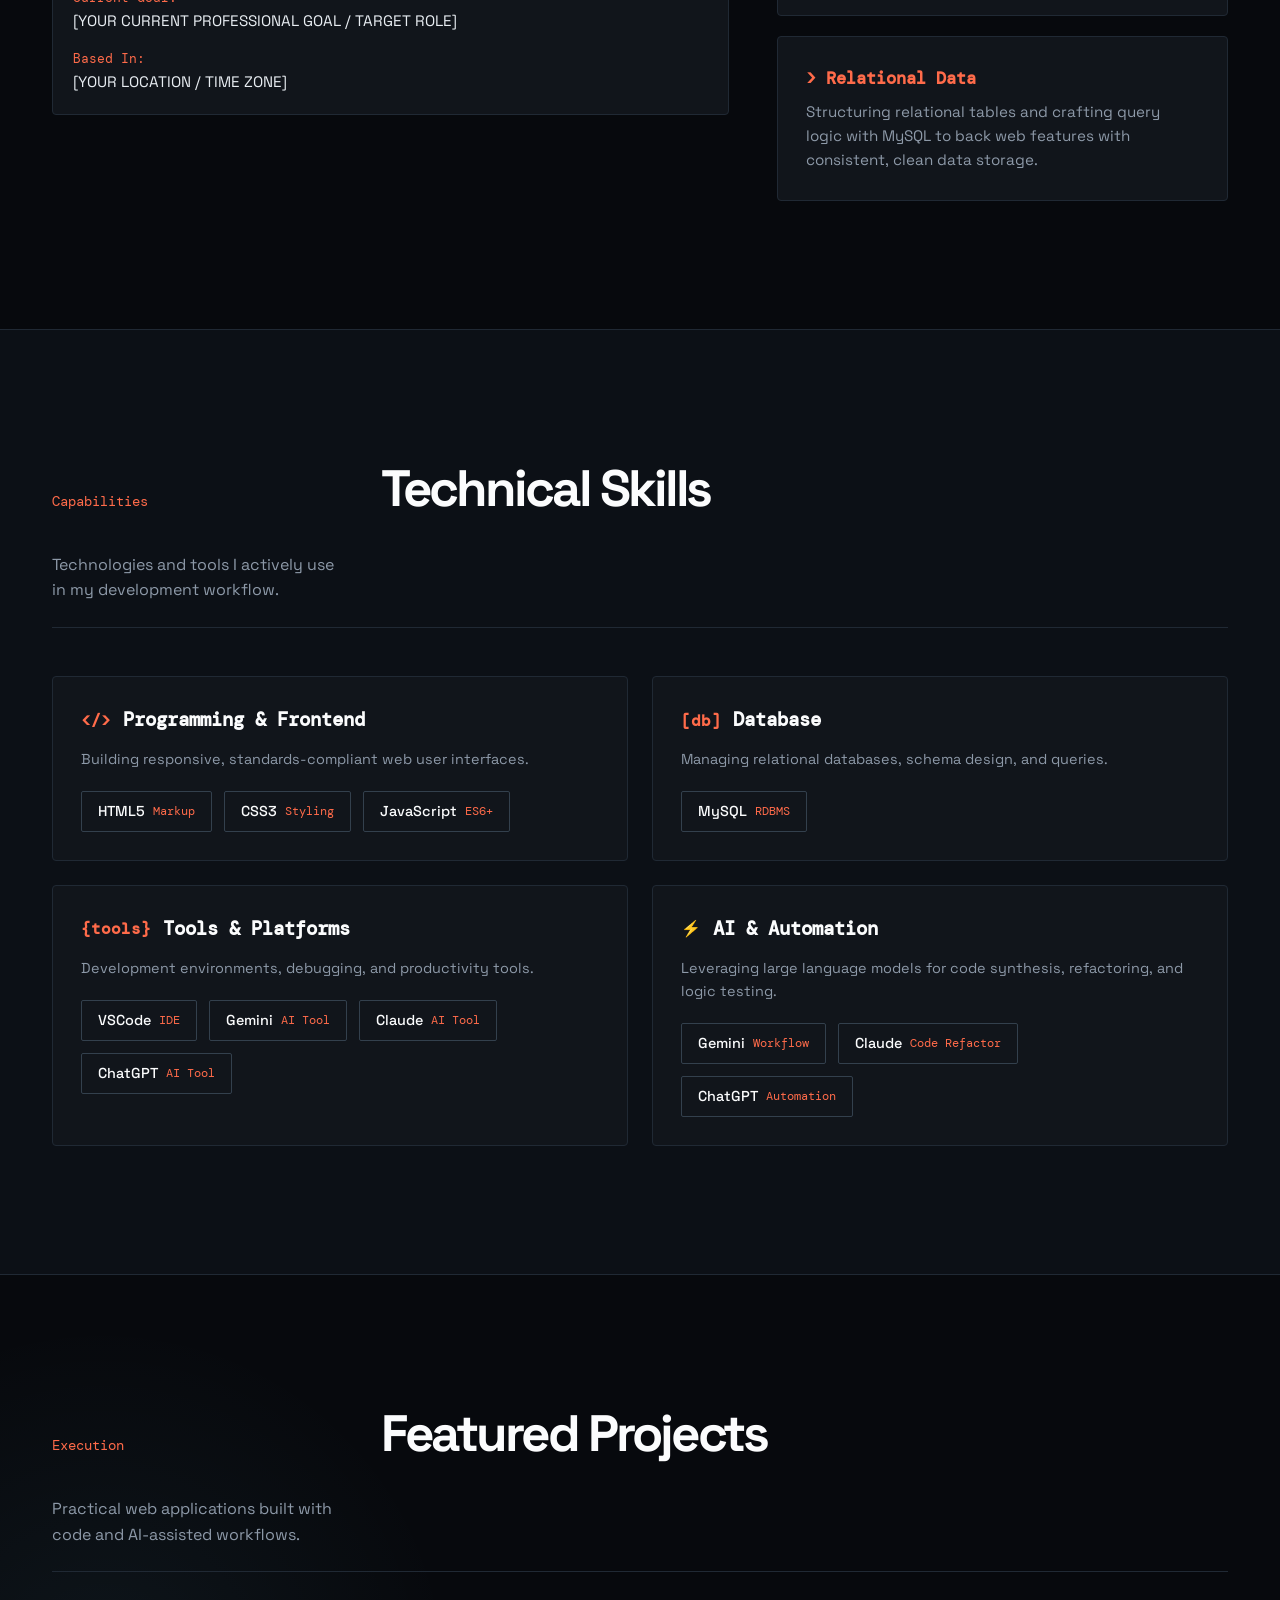
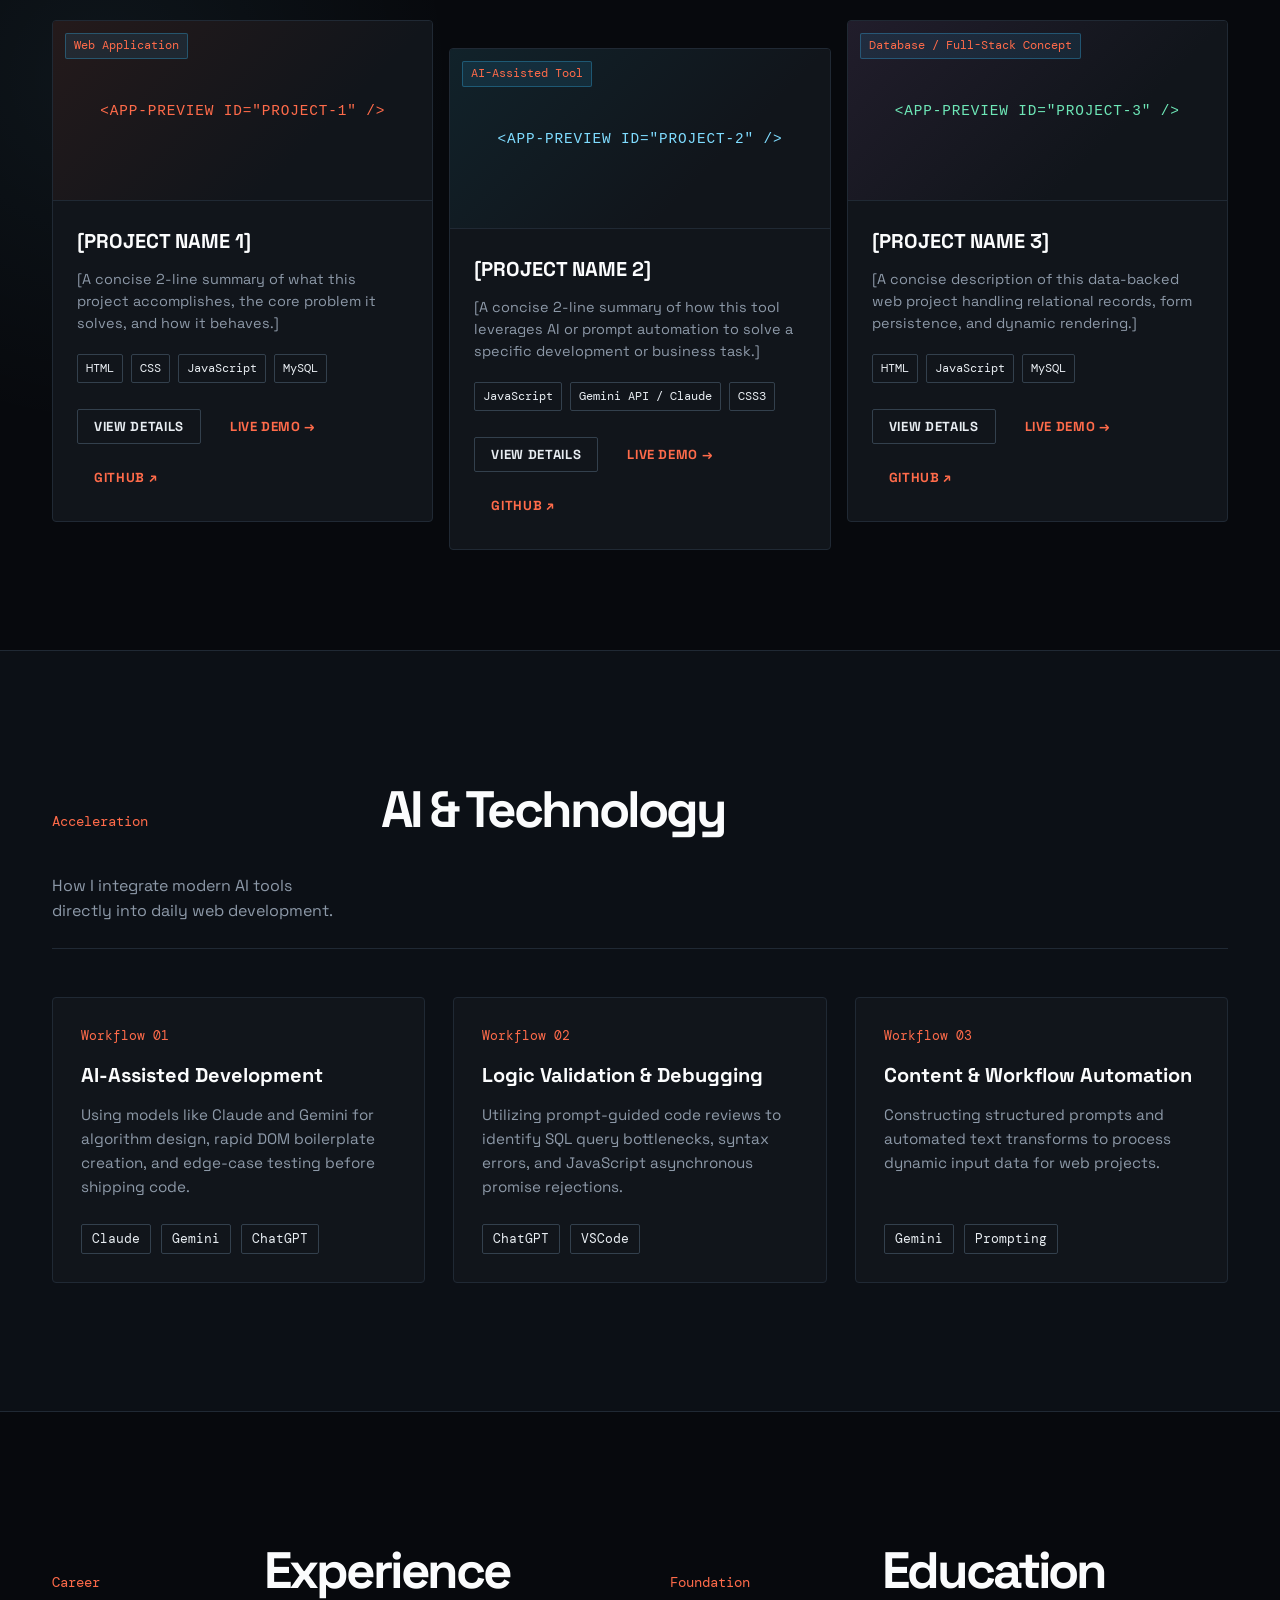
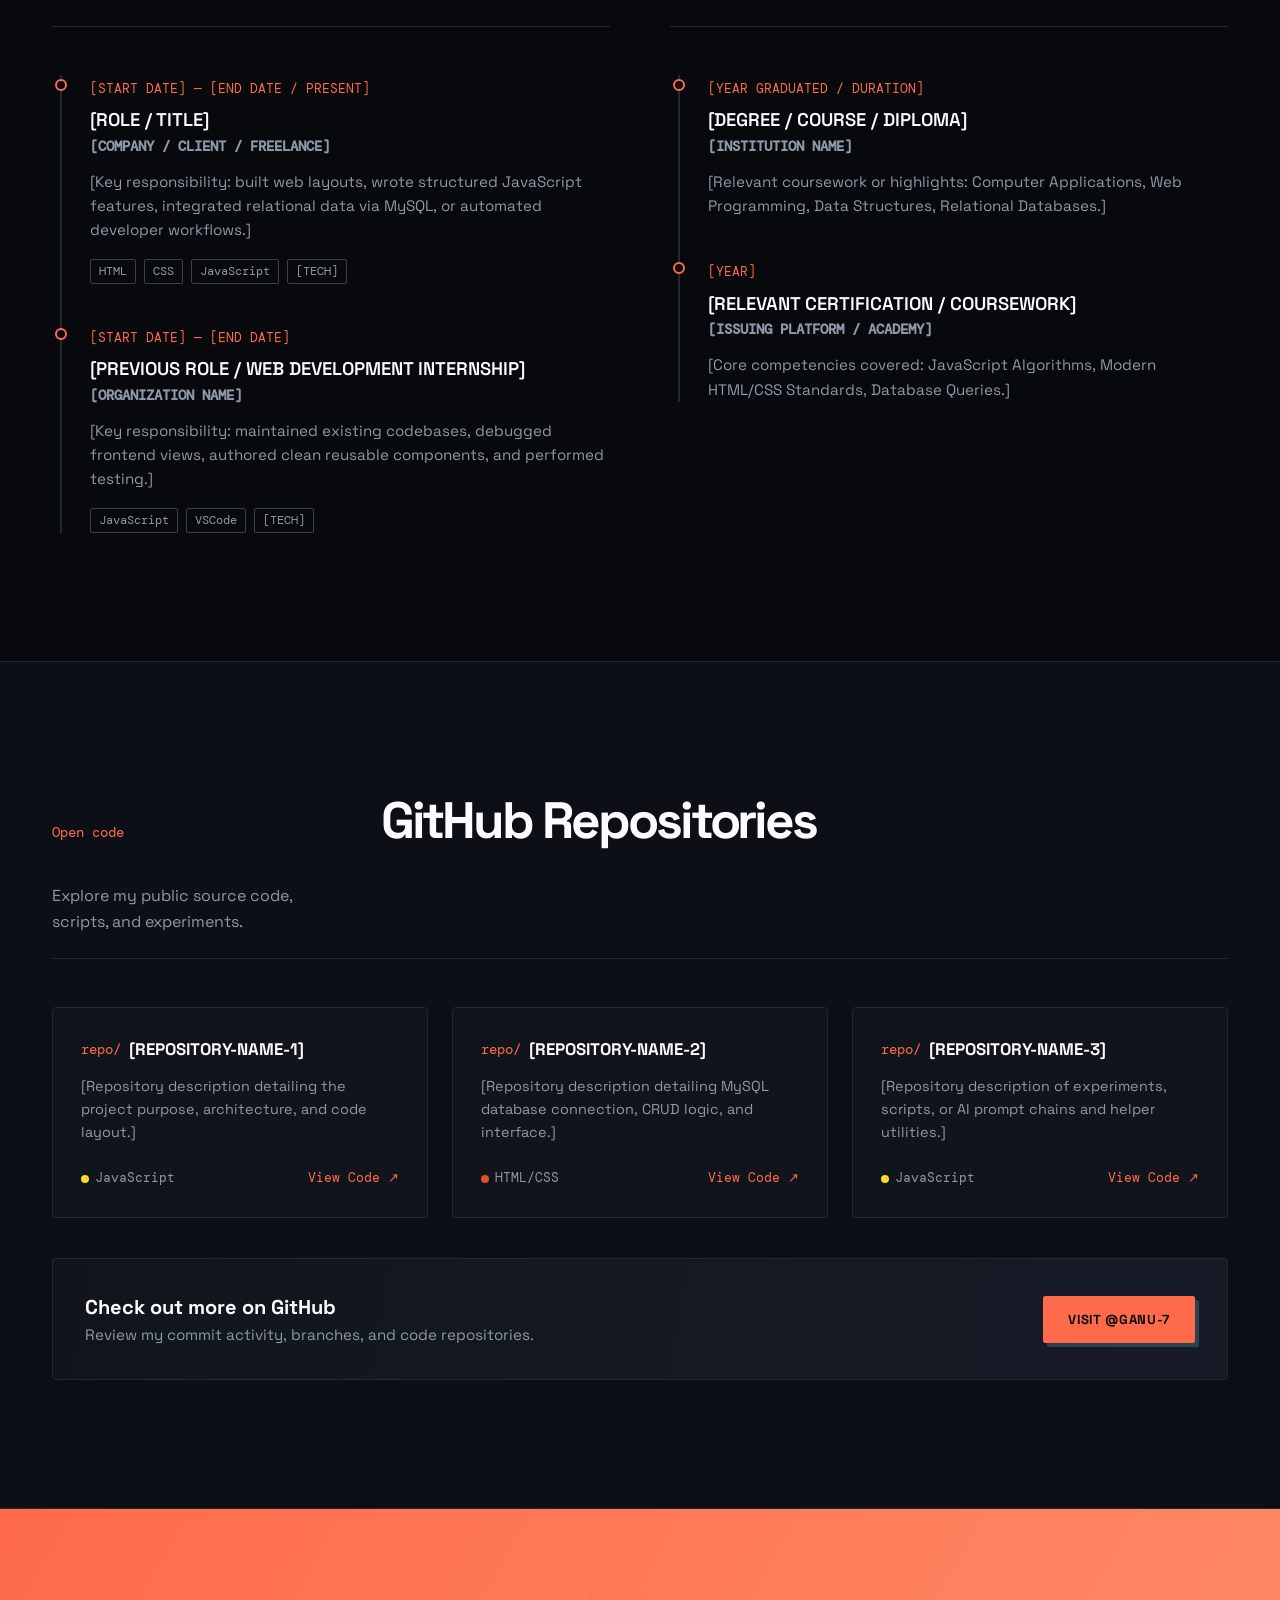
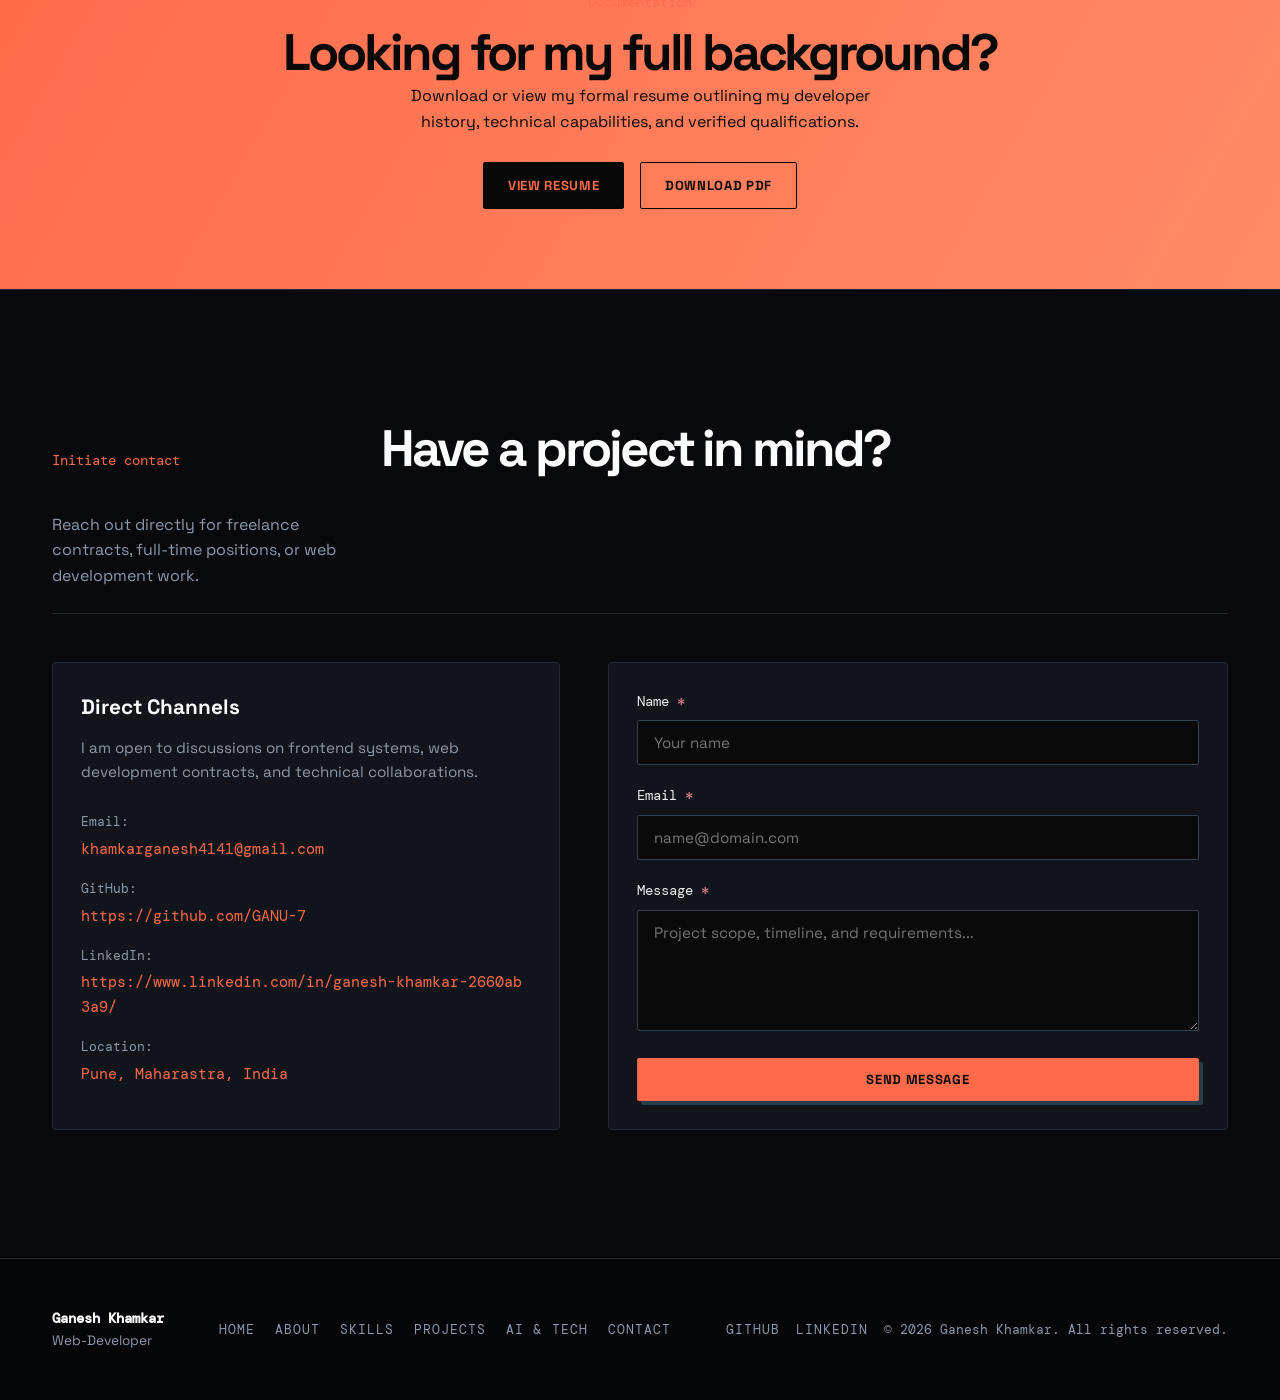
<file: Web-2/index.html>
<!DOCTYPE html>
<html lang="en" class="scroll-smooth">
<head>
  <meta charset="UTF-8" />
  <meta name="viewport" content="width=device-width, initial-scale=1.0" />
  <meta http-equiv="X-UA-Compatible" content="IE=edge" />

  <!-- SEO Meta Tags -->
  <title>Ganesh Khamkar | Web-Developer</title>
  <meta name="description" content="Personal portfolio of Ganesh Khamkar, Web-Developer specializing in modern web applications, clean code architecture, and AI-assisted workflows." />
  <meta name="author" content="Ganesh Khamkar" />
  <meta name="robots" content="index, follow" />

  <!-- Open Graph / Social Media -->
  <meta property="og:type" content="website" />
  <meta property="og:url" content="[YOUR PORTFOLIO CANONICAL URL]" />
  <meta property="og:title" content="Ganesh Khamkar | Web-Developer" />
  <meta property="og:description" content="Web-Developer building fast, maintainable applications with JavaScript, modern web standards, and AI tooling." />
  <meta property="og:image" content="[OG IMAGE URL]" />

  <!-- Twitter Meta -->
  <meta name="twitter:card" content="summary_large_image" />
  <meta name="twitter:title" content="Ganesh Khamkar | Web-Developer" />
  <meta name="twitter:description" content="Web-Developer building fast, maintainable applications with JavaScript, modern web standards, and AI tooling." />
  <meta name="twitter:image" content="[OG IMAGE URL]" />

  <!-- Preconnect Fonts -->
  <link rel="preconnect" href="https://fonts.googleapis.com" />
  <link rel="preconnect" href="https://fonts.gstatic.com" crossorigin />
  <link href="https://fonts.googleapis.com/css2?family=DM+Mono:wght@400;500&family=Space+Grotesk:wght@400;500;600;700&display=swap" rel="stylesheet" />

  <link rel="stylesheet" href="style.css" />
</head>
<body class="bg-dark text-main">

  <!-- Skip to Main Link for Accessibility -->
  <a href="#main-content" class="skip-link">Skip to main content</a>

  <!-- Header / Navigation -->
  <header class="site-header" id="header">
    <div class="container nav-container">
      <a href="#hero" class="brand-logo" aria-label="Ganesh Khamkar Home">
        <span class="logo-code">&lt;</span>GK<span class="logo-code">/&gt;</span>
      </a>

      <!-- Desktop Nav -->
      <nav class="desktop-nav" aria-label="Main Navigation">
        <ul class="nav-list">
          <li><a href="#about" class="nav-link">About</a></li>
          <li><a href="#skills" class="nav-link">Skills</a></li>
          <li><a href="#projects" class="nav-link">Projects</a></li>
          <li><a href="#ai-tech" class="nav-link">AI &amp; Tech</a></li>
          <li><a href="#experience" class="nav-link">Experience</a></li>
          <li><a href="#contact" class="nav-link">Contact</a></li>
        </ul>
      </nav>

      <!-- External Links & CTA -->
      <div class="nav-actions">
        <a href="https://github.com/GANU-7" target="_blank" rel="noopener noreferrer" class="icon-link" aria-label="GitHub Profile">
          <svg class="nav-svg" viewBox="0 0 24 24" fill="none" stroke="currentColor" stroke-width="2" stroke-linecap="round" stroke-linejoin="round" aria-hidden="true">
            <path d="M9 19c-5 1.5-5-2.5-7-3m14 6v-3.87a3.37 3.37 0 0 0-.94-2.61c3.14-.35 6.44-1.54 6.44-7A5.44 5.44 0 0 0 20 4.77 5.07 5.07 0 0 0 19.91 1S18.73.65 16 2.48a13.38 13.38 0 0 0-7 0C6.27.65 5.09 1 5.09 1A5.07 5.07 0 0 0 5 4.77a5.44 5.44 0 0 0-1.5 3.78c0 5.42 3.3 6.61 6.44 7A3.37 3.37 0 0 0 9 18.13V22"></path>
          </svg>
        </a>
        <a href="https://www.linkedin.com/in/ganesh-khamkar-2660ab3a9/" target="_blank" rel="noopener noreferrer" class="icon-link" aria-label="LinkedIn Profile">
          <svg class="nav-svg" viewBox="0 0 24 24" fill="none" stroke="currentColor" stroke-width="2" stroke-linecap="round" stroke-linejoin="round" aria-hidden="true">
            <path d="M16 8a6 6 0 0 1 6 6v7h-4v-7a2 2 0 0 0-2-2 2 2 0 0 0-2 2v7h-4v-7a6 6 0 0 1 6-6z"></path>
            <rect x="2" y="9" width="4" height="12"></rect>
            <circle cx="4" cy="4" r="2"></circle>
          </svg>
        </a>
        <a href="[RESUME URL]" target="_blank" rel="noopener noreferrer" class="btn btn-outline btn-sm">Resume</a>
      </div>

      <!-- Mobile Menu Toggle Button -->
      <button class="mobile-toggle" id="mobile-menu-toggle" aria-expanded="false" aria-controls="mobile-menu" aria-label="Toggle navigation menu">
        <span class="bar"></span>
        <span class="bar"></span>
        <span class="bar"></span>
      </button>
    </div>

    <!-- Mobile Navigation Drawer -->
    <div class="mobile-menu" id="mobile-menu" aria-hidden="true">
      <ul class="mobile-nav-list">
        <li><a href="#about" class="mobile-nav-link">About</a></li>
        <li><a href="#skills" class="mobile-nav-link">Skills</a></li>
        <li><a href="#projects" class="mobile-nav-link">Projects</a></li>
        <li><a href="#ai-tech" class="mobile-nav-link">AI &amp; Tech</a></li>
        <li><a href="#experience" class="mobile-nav-link">Experience</a></li>
        <li><a href="#contact" class="mobile-nav-link">Contact</a></li>
        <li class="mobile-nav-divider"></li>
        <li><a href="[RESUME URL]" target="_blank" rel="noopener noreferrer" class="mobile-nav-link text-accent">View Resume</a></li>
        <li><a href="https://github.com/GANU-7" target="_blank" rel="noopener noreferrer" class="mobile-nav-link">GitHub</a></li>
        <li><a href="[LINKEDIN PROFILE URL]" target="_blank" rel="noopener noreferrer" class="mobile-nav-link">LinkedIn</a></li>
      </ul>
    </div>
  </header>

  <main id="main-content">
    <!-- Hero Section -->
    <section id="hero" class="hero-section">
      <div class="container hero-grid">
        <div class="hero-content">
          <div class="system-status">
            <span class="status-indicator"></span>
            <span class="status-text font-mono">Available for development projects</span>
          </div>
          <h1 class="hero-title">
            Hi, I'm <span class="text-white">Ganesh Khamkar</span>.<br />
            <span class="hero-subtitle-gradient">Web-Developer.</span>
          </h1>
          <p class="hero-lead">
            I build responsive, reliable web solutions with clean code architecture and accelerate production with modern AI workflows.
          </p>
          <div class="hero-actions">
            <a href="#projects" class="btn btn-primary">View My Work</a>
            <a href="#contact" class="btn btn-secondary">Contact Me</a>
          </div>
          <div class="hero-social-links">
            <span class="font-mono text-muted text-sm">Connect:</span>
            <a href="[GITHUB PROFILE URL]" target="_blank" rel="noopener noreferrer" class="hero-link font-mono">GitHub</a>
            <span class="dot-sep" aria-hidden="true">•</span>
            <a href="" target="_blank" rel="noopener noreferrer" class="hero-link font-mono">LinkedIn</a>
          </div>
        </div>

        <!-- Interactive Developer Card / Terminal -->
        <aside class="hero-preview" aria-label="Developer Information Card">
          <div class="code-terminal">
            <div class="terminal-header">
              <div class="terminal-dots">
                <span class="dot red"></span>
                <span class="dot yellow"></span>
                <span class="dot green"></span>
              </div>
              <span class="terminal-title font-mono">ganesh.config.js</span>
              <button class="terminal-copy-btn" id="copyTerminalBtn" aria-label="Copy code snippet">Copy</button>
            </div>
            <div class="terminal-body font-mono">
              <pre><code><span class="code-keyword">const</span> <span class="code-variable">developer</span> = {
  <span class="code-prop">name</span>: <span class="code-string">"Ganesh Khamkar"</span>,
  <span class="code-prop">role</span>: <span class="code-string">"Web-Developer"</span>,
  <span class="code-prop">coreStack</span>: [<span class="code-string">"HTML5"</span>, <span class="code-string">"CSS3"</span>, <span class="code-string">"JavaScript"</span>, <span class="code-string">"MySQL"</span>],
  <span class="code-prop">aiWorkflows</span>: [<span class="code-string">"Gemini"</span>, <span class="code-string">"Claude"</span>, <span class="code-string">"ChatGPT"</span>],
  <span class="code-prop">focus</span>: <span class="code-string">"Building performant, structured web solutions"</span>,
  <span class="code-prop">status</span>: <span class="code-string">"Ready to build"</span>
};

<span class="code-comment">// Execute build routine</span>
<span class="code-function">initiateProject</span>(developer);</code></pre>
            </div>
            <div class="terminal-footer font-mono">
              <span class="terminal-cursor">$</span> <span id="terminal-typed-text">ready --env=production</span>
            </div>
          </div>
        </aside>
      </div>
    </section>

    <!-- About Section -->
    <section id="about" class="section-padding border-top-subtle">
      <div class="container">
        <div class="section-header">
          <span class="section-tag font-mono">Background</span>
          <h2 class="section-title">About Me</h2>
        </div>

        <div class="about-grid">
          <div class="about-text">
            <p>
              I am a web developer with a direct focus on core web technologies and structured execution. Rather than relying on unnecessary layers of tooling, I focus on understanding how the web works at its base layer: clean semantic markup, modular CSS architecture, and deliberate, event-driven JavaScript.
            </p>
            <p>
              My development philosophy is practical: build reliable interfaces, write clean code that solves real problems, and leverage modern AI platforms (Claude, Gemini, ChatGPT) as technical force-multipliers for rapid prototyping, logic validation, and workflow automation.
            </p>
            <div class="about-milestones">
              <div class="milestone-item">
                <span class="milestone-label font-mono">Focus Areas:</span>
                <span class="milestone-value">Frontend Engineering, Database Modeling, AI-Driven Development</span>
              </div>
              <div class="milestone-item">
                <span class="milestone-label font-mono">Current Goal:</span>
                <span class="milestone-value">[YOUR CURRENT PROFESSIONAL GOAL / TARGET ROLE]</span>
              </div>
              <div class="milestone-item">
                <span class="milestone-label font-mono">Based In:</span>
                <span class="milestone-value">[YOUR LOCATION / TIME ZONE]</span>
              </div>
            </div>
          </div>

          <div class="about-highlights">
            <div class="highlight-card">
              <h3 class="highlight-title font-mono">&gt; Semantic &amp; Resilient</h3>
              <p class="highlight-desc">
                Building functional websites with standards-compliant HTML and accessible structure, ensuring high cross-browser compatibility.
              </p>
            </div>
            <div class="highlight-card">
              <h3 class="highlight-title font-mono">&gt; Dynamic JavaScript</h3>
              <p class="highlight-desc">
                Implementing clean asynchronous operations, dynamic DOM handling, API integrations, and client-side data flows without unnecessary framework dependencies.
              </p>
            </div>
            <div class="highlight-card">
              <h3 class="highlight-title font-mono">&gt; Relational Data</h3>
              <p class="highlight-desc">
                Structuring relational tables and crafting query logic with MySQL to back web features with consistent, clean data storage.
              </p>
            </div>
          </div>
        </div>
      </div>
    </section>

    <!-- Skills Section -->
    <section id="skills" class="section-padding border-top-subtle bg-surface-alt">
      <div class="container">
        <div class="section-header">
          <span class="section-tag font-mono">Capabilities</span>
          <h2 class="section-title">Technical Skills</h2>
          <p class="section-desc">Technologies and tools I actively use in my development workflow.</p>
        </div>

        <div class="skills-grid">
          <!-- Programming & Frontend -->
          <div class="skill-category-card">
            <div class="category-header font-mono">
              <span class="cat-icon">&lt;/&gt;</span>
              <h3 class="cat-title">Programming &amp; Frontend</h3>
            </div>
            <p class="cat-desc">Building responsive, standards-compliant web user interfaces.</p>
            <ul class="skill-tag-list" aria-label="Frontend skills list">
              <li class="skill-pill">
                <span class="pill-name">HTML5</span>
                <span class="pill-type font-mono">Markup</span>
              </li>
              <li class="skill-pill">
                <span class="pill-name">CSS3</span>
                <span class="pill-type font-mono">Styling</span>
              </li>
              <li class="skill-pill">
                <span class="pill-name">JavaScript</span>
                <span class="pill-type font-mono">ES6+</span>
              </li>
            </ul>
          </div>

          <!-- Database -->
          <div class="skill-category-card">
            <div class="category-header font-mono">
              <span class="cat-icon">[db]</span>
              <h3 class="cat-title">Database</h3>
            </div>
            <p class="cat-desc">Managing relational databases, schema design, and queries.</p>
            <ul class="skill-tag-list" aria-label="Database skills list">
              <li class="skill-pill">
                <span class="pill-name">MySQL</span>
                <span class="pill-type font-mono">RDBMS</span>
              </li>
            </ul>
          </div>

          <!-- Tools & Platforms -->
          <div class="skill-category-card">
            <div class="category-header font-mono">
              <span class="cat-icon">{tools}</span>
              <h3 class="cat-title">Tools &amp; Platforms</h3>
            </div>
            <p class="cat-desc">Development environments, debugging, and productivity tools.</p>
            <ul class="skill-tag-list" aria-label="Tools and platforms list">
              <li class="skill-pill">
                <span class="pill-name">VSCode</span>
                <span class="pill-type font-mono">IDE</span>
              </li>
              <li class="skill-pill">
                <span class="pill-name">Gemini</span>
                <span class="pill-type font-mono">AI Tool</span>
              </li>
              <li class="skill-pill">
                <span class="pill-name">Claude</span>
                <span class="pill-type font-mono">AI Tool</span>
              </li>
              <li class="skill-pill">
                <span class="pill-name">ChatGPT</span>
                <span class="pill-type font-mono">AI Tool</span>
              </li>
            </ul>
          </div>

          <!-- AI & Automation -->
          <div class="skill-category-card">
            <div class="category-header font-mono">
              <span class="cat-icon">⚡</span>
              <h3 class="cat-title">AI &amp; Automation</h3>
            </div>
            <p class="cat-desc">Leveraging large language models for code synthesis, refactoring, and logic testing.</p>
            <ul class="skill-tag-list" aria-label="AI and automation skills list">
              <li class="skill-pill">
                <span class="pill-name">Gemini</span>
                <span class="pill-type font-mono">Workflow</span>
              </li>
              <li class="skill-pill">
                <span class="pill-name">Claude</span>
                <span class="pill-type font-mono">Code Refactor</span>
              </li>
              <li class="skill-pill">
                <span class="pill-name">ChatGPT</span>
                <span class="pill-type font-mono">Automation</span>
              </li>
            </ul>
          </div>
        </div>
      </div>
    </section>

    <!-- Projects Section -->
    <section id="projects" class="section-padding border-top-subtle">
      <div class="container">
        <div class="section-header">
          <span class="section-tag font-mono">Execution</span>
          <h2 class="section-title">Featured Projects</h2>
          <p class="section-desc">Practical web applications built with code and AI-assisted workflows.</p>
        </div>

        <div class="projects-grid">
          <!-- Project 1 -->
          <article class="project-card" data-project-id="project-1">
            <div class="project-card-banner">
              <div class="project-badge font-mono">Web Application</div>
              <div class="project-screen-mock font-mono">
                <code>&lt;app-preview id="project-1" /&gt;</code>
              </div>
            </div>
            <div class="project-card-content">
              <h3 class="project-title">[PROJECT NAME 1]</h3>
              <p class="project-summary">
                [A concise 2-line summary of what this project accomplishes, the core problem it solves, and how it behaves.]
              </p>
              <div class="project-tech-tags font-mono">
                <span>HTML</span>
                <span>CSS</span>
                <span>JavaScript</span>
                <span>MySQL</span>
              </div>
              <div class="project-actions">
                <button class="btn btn-outline btn-sm open-modal-btn" data-modal="modal-project-1">View Details</button>
                <a href="[LIVE DEMO URL 1]" target="_blank" rel="noopener noreferrer" class="btn btn-ghost btn-sm">Live Demo &rarr;</a>
                <a href="[GITHUB URL 1]" target="_blank" rel="noopener noreferrer" class="btn btn-ghost btn-sm font-mono">GitHub &nearr;</a>
              </div>
            </div>
          </article>

          <!-- Project 2 -->
          <article class="project-card" data-project-id="project-2">
            <div class="project-card-banner">
              <div class="project-badge font-mono">AI-Assisted Tool</div>
              <div class="project-screen-mock font-mono">
                <code>&lt;app-preview id="project-2" /&gt;</code>
              </div>
            </div>
            <div class="project-card-content">
              <h3 class="project-title">[PROJECT NAME 2]</h3>
              <p class="project-summary">
                [A concise 2-line summary of how this tool leverages AI or prompt automation to solve a specific development or business task.]
              </p>
              <div class="project-tech-tags font-mono">
                <span>JavaScript</span>
                <span>Gemini API / Claude</span>
                <span>CSS3</span>
              </div>
              <div class="project-actions">
                <button class="btn btn-outline btn-sm open-modal-btn" data-modal="modal-project-2">View Details</button>
                <a href="[LIVE DEMO URL 2]" target="_blank" rel="noopener noreferrer" class="btn btn-ghost btn-sm">Live Demo &rarr;</a>
                <a href="[GITHUB URL 2]" target="_blank" rel="noopener noreferrer" class="btn btn-ghost btn-sm font-mono">GitHub &nearr;</a>
              </div>
            </div>
          </article>

          <!-- Project 3 -->
          <article class="project-card" data-project-id="project-3">
            <div class="project-card-banner">
              <div class="project-badge font-mono">Database / Full-Stack Concept</div>
              <div class="project-screen-mock font-mono">
                <code>&lt;app-preview id="project-3" /&gt;</code>
              </div>
            </div>
            <div class="project-card-content">
              <h3 class="project-title">[PROJECT NAME 3]</h3>
              <p class="project-summary">
                [A concise description of this data-backed web project handling relational records, form persistence, and dynamic rendering.]
              </p>
              <div class="project-tech-tags font-mono">
                <span>HTML</span>
                <span>JavaScript</span>
                <span>MySQL</span>
              </div>
              <div class="project-actions">
                <button class="btn btn-outline btn-sm open-modal-btn" data-modal="modal-project-3">View Details</button>
                <a href="[LIVE DEMO URL 3]" target="_blank" rel="noopener noreferrer" class="btn btn-ghost btn-sm">Live Demo &rarr;</a>
                <a href="[GITHUB URL 3]" target="_blank" rel="noopener noreferrer" class="btn btn-ghost btn-sm font-mono">GitHub &nearr;</a>
              </div>
            </div>
          </article>
        </div>
      </div>
    </section>

    <!-- AI & Technology Dedicated Section -->
    <section id="ai-tech" class="section-padding border-top-subtle bg-surface-alt">
      <div class="container">
        <div class="section-header">
          <span class="section-tag font-mono">Acceleration</span>
          <h2 class="section-title">AI &amp; Technology</h2>
          <p class="section-desc">How I integrate modern AI tools directly into daily web development.</p>
        </div>

        <div class="ai-grid">
          <div class="ai-card">
            <div class="ai-card-badge font-mono">Workflow 01</div>
            <h3 class="ai-card-title">AI-Assisted Development</h3>
            <p class="ai-card-desc">
              Using models like Claude and Gemini for algorithm design, rapid DOM boilerplate creation, and edge-case testing before shipping code.
            </p>
            <div class="ai-tools-list font-mono">
              <span>Claude</span>
              <span>Gemini</span>
              <span>ChatGPT</span>
            </div>
          </div>

          <div class="ai-card">
            <div class="ai-card-badge font-mono">Workflow 02</div>
            <h3 class="ai-card-title">Logic Validation &amp; Debugging</h3>
            <p class="ai-card-desc">
              Utilizing prompt-guided code reviews to identify SQL query bottlenecks, syntax errors, and JavaScript asynchronous promise rejections.
            </p>
            <div class="ai-tools-list font-mono">
              <span>ChatGPT</span>
              <span>VSCode</span>
            </div>
          </div>

          <div class="ai-card">
            <div class="ai-card-badge font-mono">Workflow 03</div>
            <h3 class="ai-card-title">Content &amp; Workflow Automation</h3>
            <p class="ai-card-desc">
              Constructing structured prompts and automated text transforms to process dynamic input data for web projects.
            </p>
            <div class="ai-tools-list font-mono">
              <span>Gemini</span>
              <span>Prompting</span>
            </div>
          </div>
        </div>
      </div>
    </section>

    <!-- Experience & Education Section -->
    <section id="experience" class="section-padding border-top-subtle">
      <div class="container">
        <div class="experience-education-grid">
          <!-- Experience Timeline -->
          <div class="timeline-column">
            <div class="section-header">
              <span class="section-tag font-mono">Career</span>
              <h2 class="section-title">Experience</h2>
            </div>

            <div class="timeline">
              <!-- Experience Entry 1 -->
              <div class="timeline-item">
                <div class="timeline-dot"></div>
                <div class="timeline-content">
                  <span class="timeline-date font-mono">[START DATE] — [END DATE / PRESENT]</span>
                  <h3 class="timeline-role">[ROLE / TITLE]</h3>
                  <h4 class="timeline-company font-mono">[COMPANY / CLIENT / FREELANCE]</h4>
                  <p class="timeline-desc">
                    [Key responsibility: built web layouts, wrote structured JavaScript features, integrated relational data via MySQL, or automated developer workflows.]
                  </p>
                  <div class="timeline-tags font-mono">
                    <span>HTML</span>
                    <span>CSS</span>
                    <span>JavaScript</span>
                    <span>[TECH]</span>
                  </div>
                </div>
              </div>

              <!-- Experience Entry 2 (Placeholder) -->
              <div class="timeline-item">
                <div class="timeline-dot"></div>
                <div class="timeline-content">
                  <span class="timeline-date font-mono">[START DATE] — [END DATE]</span>
                  <h3 class="timeline-role">[PREVIOUS ROLE / WEB DEVELOPMENT INTERNSHIP]</h3>
                  <h4 class="timeline-company font-mono">[ORGANIZATION NAME]</h4>
                  <p class="timeline-desc">
                    [Key responsibility: maintained existing codebases, debugged frontend views, authored clean reusable components, and performed testing.]
                  </p>
                  <div class="timeline-tags font-mono">
                    <span>JavaScript</span>
                    <span>VSCode</span>
                    <span>[TECH]</span>
                  </div>
                </div>
              </div>
            </div>
          </div>

          <!-- Education & Credentials -->
          <div class="timeline-column">
            <div class="section-header">
              <span class="section-tag font-mono">Foundation</span>
              <h2 class="section-title">Education</h2>
            </div>

            <div class="timeline">
              <!-- Education Item 1 -->
              <div class="timeline-item">
                <div class="timeline-dot"></div>
                <div class="timeline-content">
                  <span class="timeline-date font-mono">[YEAR GRADUATED / DURATION]</span>
                  <h3 class="timeline-role">[DEGREE / COURSE / DIPLOMA]</h3>
                  <h4 class="timeline-company font-mono">[INSTITUTION NAME]</h4>
                  <p class="timeline-desc">
                    [Relevant coursework or highlights: Computer Applications, Web Programming, Data Structures, Relational Databases.]
                  </p>
                </div>
              </div>

              <!-- Education / Certification Item 2 -->
              <div class="timeline-item">
                <div class="timeline-dot"></div>
                <div class="timeline-content">
                  <span class="timeline-date font-mono">[YEAR]</span>
                  <h3 class="timeline-role">[RELEVANT CERTIFICATION / COURSEWORK]</h3>
                  <h4 class="timeline-company font-mono">[ISSUING PLATFORM / ACADEMY]</h4>
                  <p class="timeline-desc">
                    [Core competencies covered: JavaScript Algorithms, Modern HTML/CSS Standards, Database Queries.]
                  </p>
                </div>
              </div>
            </div>
          </div>
        </div>
      </div>
    </section>

    <!-- GitHub Section -->
    <section id="github" class="section-padding border-top-subtle bg-surface-alt">
      <div class="container">
        <div class="section-header">
          <span class="section-tag font-mono">Open code</span>
          <h2 class="section-title">GitHub Repositories</h2>
          <p class="section-desc">Explore my public source code, scripts, and experiments.</p>
        </div>

        <div class="github-grid">
          <!-- Repo Card 1 -->
          <a href="[GITHUB REPO 1 URL]" target="_blank" rel="noopener noreferrer" class="repo-card">
            <div class="repo-header">
              <span class="repo-icon font-mono">repo/</span>
              <h3 class="repo-title">[REPOSITORY-NAME-1]</h3>
            </div>
            <p class="repo-desc">
              [Repository description detailing the project purpose, architecture, and code layout.]
            </p>
            <div class="repo-meta font-mono">
              <span class="repo-lang"><span class="lang-dot js-dot"></span>JavaScript</span>
              <span class="repo-link-action">View Code &nearr;</span>
            </div>
          </a>

          <!-- Repo Card 2 -->
          <a href="[GITHUB REPO 2 URL]" target="_blank" rel="noopener noreferrer" class="repo-card">
            <div class="repo-header">
              <span class="repo-icon font-mono">repo/</span>
              <h3 class="repo-title">[REPOSITORY-NAME-2]</h3>
            </div>
            <p class="repo-desc">
              [Repository description detailing MySQL database connection, CRUD logic, and interface.]
            </p>
            <div class="repo-meta font-mono">
              <span class="repo-lang"><span class="lang-dot html-dot"></span>HTML/CSS</span>
              <span class="repo-link-action">View Code &nearr;</span>
            </div>
          </a>

          <!-- Repo Card 3 -->
          <a href="[GITHUB REPO 3 URL]" target="_blank" rel="noopener noreferrer" class="repo-card">
            <div class="repo-header">
              <span class="repo-icon font-mono">repo/</span>
              <h3 class="repo-title">[REPOSITORY-NAME-3]</h3>
            </div>
            <p class="repo-desc">
              [Repository description of experiments, scripts, or AI prompt chains and helper utilities.]
            </p>
            <div class="repo-meta font-mono">
              <span class="repo-lang"><span class="lang-dot js-dot"></span>JavaScript</span>
              <span class="repo-link-action">View Code &nearr;</span>
            </div>
          </a>
        </div>

        <div class="github-cta-banner">
          <div>
            <h3 class="cta-banner-title">Check out more on GitHub</h3>
            <p class="cta-banner-sub">Review my commit activity, branches, and code repositories.</p>
          </div>
          <a href="https://github.com/GANU-7" target="_blank" rel="noopener noreferrer" class="btn btn-primary font-mono">Visit @GANU-7</a>
        </div>
      </div>
    </section>

    <!-- Resume Banner Section -->
    <section class="resume-cta-section border-top-subtle">
      <div class="container text-center">
        <span class="section-tag font-mono">Documentation</span>
        <h2 class="section-title">Looking for my full background?</h2>
        <p class="section-desc max-w-md mx-auto">
          Download or view my formal resume outlining my developer history, technical capabilities, and verified qualifications.
        </p>
        <div class="resume-buttons">
          <a href="[RESUME URL]" target="_blank" rel="noopener noreferrer" class="btn btn-primary">View Resume</a>
          <a href="[RESUME DOWNLOAD URL / PDF]" download class="btn btn-outline">Download PDF</a>
        </div>
      </div>
    </section>

    <!-- Contact Section -->
    <section id="contact" class="section-padding border-top-subtle">
      <div class="container">
        <div class="section-header">
          <span class="section-tag font-mono">Initiate contact</span>
          <h2 class="section-title">Have a project in mind?</h2>
          <p class="section-desc">Reach out directly for freelance contracts, full-time positions, or web development work.</p>
        </div>

        <div class="contact-grid">
          <!-- Contact Details -->
          <div class="contact-info-panel">
            <h3 class="panel-heading">Direct Channels</h3>
            <p class="panel-text">
              I am open to discussions on frontend systems, web development contracts, and technical collaborations.
            </p>

            <div class="contact-channel-list font-mono">
              <div class="channel-item">
                <span class="channel-label">Email:</span>
                <a href="mailto:khamkarganesh4141@gmail.com" class="channel-value">khamkarganesh4141@gmail.com</a>
              </div>
              <div class="channel-item">
                <span class="channel-label">GitHub:</span>
                <a href="https://github.com/GANU-7" target="_blank" rel="noopener noreferrer" class="channel-value">https://github.com/GANU-7</a>
              </div>
              <div class="channel-item">
                <span class="channel-label">LinkedIn:</span>
                <a href="https://www.linkedin.com/in/ganesh-khamkar-2660ab3a9/" target="_blank" rel="noopener noreferrer" class="channel-value">https://www.linkedin.com/in/ganesh-khamkar-2660ab3a9/</a>
              </div>
              <div class="channel-item">
                <span class="channel-label">Location:</span>
                <span class="channel-value">Pune, Maharastra, India</span>
              </div>
            </div>
          </div>

          <!-- Contact Form -->
          <div class="contact-form-panel">
            <!-- Replace action with your Formspree/backend endpoint when ready -->
            <form id="contact-form" class="contact-form" novalidate>
              <div class="form-group">
                <label for="contact-name" class="form-label font-mono">Name <span class="required-star">*</span></label>
                <input type="text" id="contact-name" name="name" class="form-input" placeholder="Your name" required />
                <span class="form-error font-mono" id="name-error" role="alert">Please enter your name.</span>
              </div>

              <div class="form-group">
                <label for="contact-email" class="form-label font-mono">Email <span class="required-star">*</span></label>
                <input type="email" id="contact-email" name="email" class="form-input" placeholder="name@domain.com" required />
                <span class="form-error font-mono" id="email-error" role="alert">Please enter a valid email address.</span>
              </div>

              <div class="form-group">
                <label for="contact-message" class="form-label font-mono">Message <span class="required-star">*</span></label>
                <textarea id="contact-message" name="message" class="form-textarea" rows="5" placeholder="Project scope, timeline, and requirements..." required></textarea>
                <span class="form-error font-mono" id="message-error" role="alert">Message must be at least 15 characters.</span>
              </div>

              <!-- State Messages -->
              <div class="form-status-message font-mono" id="form-status" role="status" aria-live="polite"></div>

              <button type="submit" class="btn btn-primary w-full" id="submit-btn">
                <span class="btn-text">Send Message</span>
                <span class="btn-spinner" aria-hidden="true"></span>
              </button>
            </form>
          </div>
        </div>
      </div>
    </section>
  </main>

  <!-- Footer -->
  <footer class="site-footer border-top-subtle">
    <div class="container footer-container">
      <div class="footer-left">
        <span class="footer-brand font-mono">Ganesh Khamkar</span>
        <span class="footer-role">Web-Developer</span>
      </div>

      <nav class="footer-nav" aria-label="Footer Navigation">
        <ul class="footer-nav-list font-mono">
          <li><a href="#hero">Home</a></li>
          <li><a href="#about">About</a></li>
          <li><a href="#skills">Skills</a></li>
          <li><a href="#projects">Projects</a></li>
          <li><a href="#ai-tech">AI &amp; Tech</a></li>
          <li><a href="#contact">Contact</a></li>
        </ul>
      </nav>

      <div class="footer-right font-mono">
        <a href="https://github.com/GANU-7" target="_blank" rel="noopener noreferrer">GitHub</a>
        <a href="https://www.linkedin.com/in/ganesh-khamkar-2660ab3a9/" target="_blank" rel="noopener noreferrer">LinkedIn</a>
        <span class="copyright-notice">&copy; <span id="current-year"></span> Ganesh Khamkar. All rights reserved.</span>
      </div>
    </div>
  </footer>

  <!-- Project Detail Modal / Case Study Overlay -->
  <div class="modal-backdrop" id="project-modal" aria-hidden="true" role="dialog" aria-modal="true" aria-labelledby="modal-project-title">
    <div class="modal-card">
      <button class="modal-close-btn" id="modal-close-btn" aria-label="Close project modal">&times;</button>
      <div class="modal-content" id="modal-dynamic-content">
        <!-- Content injected dynamically via script.js -->
      </div>
    </div>
  </div>

  <script src="script.js"></script>
</body>
</html>
</file>
<file: Web-1/style.css>
/* ==========================================================================
   Design System & Modern Dark Developer Theme
   ========================================================================== */

:root {
  /* Color Palette */
  --bg-dark: #090d16;
  --bg-surface: #0f172a;
  --bg-surface-alt: #131c31;
  --bg-card: #15203b;
  --bg-input: #0b1120;
  
  --border-subtle: #1e293b;
  --border-focus: #38bdf8;
  --border-card: #25334d;

  --text-main: #e2e8f0;
  --text-muted: #94a3b8;
  --text-white: #ffffff;
  --text-accent: #38bdf8;
  --text-accent-hover: #7dd3fc;

  --accent-cyan: #38bdf8;
  --accent-indigo: #6366f1;
  --accent-emerald: #10b981;
  --accent-rose: #f43f5e;

  /* Typography */
  --font-sans: 'Inter', -apple-system, BlinkMacSystemFont, "Segoe UI", Roboto, sans-serif;
  --font-mono: 'Fira Code', Menlo, Monaco, Consolas, "Courier New", monospace;

  /* Spacing */
  --container-max: 1200px;
  --nav-height: 72px;
  --radius-sm: 4px;
  --radius-md: 8px;
  --radius-lg: 12px;

  /* Transitions */
  --trans-fast: 0.15s ease-in-out;
  --trans-normal: 0.25s ease-in-out;
}

/* Reduced Motion Override */
@media (prefers-reduced-motion: reduce) {
  *,
  *::before,
  *::after {
    animation-duration: 0.01ms !important;
    animation-iteration-count: 1 !important;
    transition-duration: 0.01ms !important;
    scroll-behavior: auto !important;
  }
}

/* Motion system */
.js .reveal {
  opacity: 0;
  transform: translateY(24px);
  transition: opacity 700ms ease, transform 700ms cubic-bezier(0.22, 1, 0.36, 1);
}

.js .reveal.is-visible {
  opacity: 1;
  transform: translateY(0);
}

.js .reveal-stagger > * {
  transition-delay: calc(var(--reveal-index, 0) * 90ms);
}

.page-ready .site-header {
  animation: slide-down 700ms cubic-bezier(0.22, 1, 0.36, 1) both;
}

.page-ready .hero-content > * {
  animation: hero-enter 800ms cubic-bezier(0.22, 1, 0.36, 1) both;
}

.page-ready .hero-content > :nth-child(1) { animation-delay: 120ms; }
.page-ready .hero-content > :nth-child(2) { animation-delay: 220ms; }
.page-ready .hero-content > :nth-child(3) { animation-delay: 320ms; }
.page-ready .hero-content > :nth-child(4) { animation-delay: 420ms; }
.page-ready .hero-content > :nth-child(5) { animation-delay: 520ms; }

.page-ready .hero-preview {
  animation: hero-preview-enter 900ms 260ms cubic-bezier(0.22, 1, 0.36, 1) both;
}

.code-terminal {
  animation: terminal-float 6s 1.2s ease-in-out infinite;
}

@keyframes slide-down {
  from { opacity: 0; transform: translateY(-18px); }
  to { opacity: 1; transform: translateY(0); }
}

@keyframes hero-enter {
  from { opacity: 0; transform: translateY(18px); }
  to { opacity: 1; transform: translateY(0); }
}

@keyframes hero-preview-enter {
  from { opacity: 0; transform: translateX(32px) scale(0.97); }
  to { opacity: 1; transform: translateX(0) scale(1); }
}

@keyframes terminal-float {
  0%, 100% { transform: translateY(0); }
  50% { transform: translateY(-7px); }
}

@media (prefers-reduced-motion: reduce) {
  .js .reveal,
  .js .reveal.is-visible {
    opacity: 1;
    transform: none;
    transition: none;
  }

  .code-terminal {
    animation: none;
  }
}

/* Reset & Box Sizing */
*, *::before, *::after {
  box-sizing: border-box;
  margin: 0;
  padding: 0;
}

html {
  font-size: 16px;
  scroll-behavior: smooth;
}

body {
  background-color: var(--bg-dark);
  color: var(--text-main);
  font-family: var(--font-sans);
  line-height: 1.6;
  -webkit-font-smoothing: antialiased;
  -moz-osx-font-smoothing: grayscale;
}

/* Focus Visible Accessibility */
:focus-visible {
  outline: 2px solid var(--accent-cyan);
  outline-offset: 3px;
}

/* Skip Link */
.skip-link {
  position: absolute;
  top: -100px;
  left: 20px;
  background: var(--accent-cyan);
  color: #000;
  padding: 10px 16px;
  font-family: var(--font-mono);
  font-weight: 600;
  z-index: 9999;
  border-radius: var(--radius-sm);
  transition: top var(--trans-fast);
}

.skip-link:focus {
  top: 20px;
}

/* Common Layout Utilities */
.container {
  width: 100%;
  max-width: var(--container-max);
  margin-left: auto;
  margin-right: auto;
  padding-left: 24px;
  padding-right: 24px;
}

.section-padding {
  padding: 100px 0;
}

.border-top-subtle {
  border-top: 1px solid var(--border-subtle);
}

.bg-surface-alt {
  background-color: var(--bg-surface-alt);
}

.font-mono {
  font-family: var(--font-mono);
}

.text-white { color: var(--text-white); }
.text-muted { color: var(--text-muted); }
.text-accent { color: var(--accent-cyan); }
.text-sm { font-size: 0.875rem; }
.w-full { width: 100%; }
.max-w-md { max-width: 600px; }
.mx-auto { margin-left: auto; margin-right: auto; }
.text-center { text-align: center; }

/* Buttons */
.btn {
  display: inline-flex;
  align-items: center;
  justify-content: center;
  gap: 8px;
  font-family: var(--font-mono);
  font-size: 0.95rem;
  font-weight: 500;
  padding: 12px 24px;
  border-radius: var(--radius-md);
  text-decoration: none;
  cursor: pointer;
  transition: background-color var(--trans-normal), border-color var(--trans-normal), color var(--trans-normal), transform var(--trans-fast);
  border: 1px solid transparent;
}

.btn:active {
  transform: translateY(1px);
}

.btn-primary {
  background: var(--accent-cyan);
  color: #020617;
  border-color: var(--accent-cyan);
  font-weight: 600;
}

.btn-primary:hover {
  background: var(--text-accent-hover);
  border-color: var(--text-accent-hover);
}

.btn-secondary {
  background: var(--bg-surface);
  color: var(--text-main);
  border-color: var(--border-card);
}

.btn-secondary:hover {
  background: var(--bg-card);
  border-color: var(--accent-cyan);
  color: var(--text-white);
}

.btn-outline {
  background: transparent;
  color: var(--text-main);
  border-color: var(--border-card);
}

.btn-outline:hover {
  border-color: var(--accent-cyan);
  color: var(--text-white);
}

.btn-ghost {
  background: transparent;
  color: var(--accent-cyan);
  padding: 8px 12px;
}

.btn-ghost:hover {
  color: var(--text-accent-hover);
  text-decoration: underline;
}

.btn-sm {
  padding: 8px 16px;
  font-size: 0.85rem;
}

/* Header & Sticky Nav */
.site-header {
  position: sticky;
  top: 0;
  width: 100%;
  height: var(--nav-height);
  background: rgba(9, 13, 22, 0.85);
  backdrop-filter: blur(12px);
  -webkit-backdrop-filter: blur(12px);
  z-index: 1000;
  border-bottom: 1px solid var(--border-subtle);
}

.nav-container {
  display: flex;
  align-items: center;
  justify-content: space-between;
  height: 100%;
}

.brand-logo {
  font-family: var(--font-mono);
  font-size: 1.25rem;
  font-weight: 700;
  color: var(--text-white);
  text-decoration: none;
  letter-spacing: -0.5px;
}

.logo-code {
  color: var(--accent-cyan);
}

.desktop-nav .nav-list {
  display: flex;
  list-style: none;
  gap: 32px;
}

.nav-link {
  color: var(--text-muted);
  text-decoration: none;
  font-size: 0.95rem;
  transition: color var(--trans-fast);
}

.nav-link:hover,
.nav-link.active {
  color: var(--accent-cyan);
}

.nav-actions {
  display: flex;
  align-items: center;
  gap: 16px;
}

.icon-link {
  color: var(--text-muted);
  display: flex;
  align-items: center;
  transition: color var(--trans-fast);
}

.icon-link:hover {
  color: var(--text-white);
}

.nav-svg {
  width: 20px;
  height: 20px;
}

/* Mobile Nav Toggle */
.mobile-toggle {
  display: none;
  background: none;
  border: none;
  cursor: pointer;
  padding: 8px;
  flex-direction: column;
  gap: 5px;
}

.mobile-toggle .bar {
  width: 22px;
  height: 2px;
  background-color: var(--text-main);
  transition: transform var(--trans-normal), opacity var(--trans-normal);
}

.mobile-toggle[aria-expanded="true"] .bar:nth-child(1) {
  transform: translateY(7px) rotate(45deg);
}

.mobile-toggle[aria-expanded="true"] .bar:nth-child(2) {
  opacity: 0;
}

.mobile-toggle[aria-expanded="true"] .bar:nth-child(3) {
  transform: translateY(-7px) rotate(-45deg);
}

.mobile-menu {
  display: none;
  background: var(--bg-surface);
  border-bottom: 1px solid var(--border-subtle);
  padding: 24px;
}

.mobile-menu.open {
  display: block;
}

.mobile-nav-list {
  list-style: none;
  display: flex;
  flex-direction: column;
  gap: 16px;
}

.mobile-nav-link {
  color: var(--text-main);
  text-decoration: none;
  font-size: 1.1rem;
}

.mobile-nav-divider {
  height: 1px;
  background: var(--border-subtle);
  margin: 8px 0;
}

/* Section Header */
.section-header {
  margin-bottom: 48px;
}

.section-tag {
  display: inline-block;
  color: var(--accent-cyan);
  font-size: 0.875rem;
  margin-bottom: 8px;
}

.section-title {
  font-size: 2.25rem;
  font-weight: 700;
  color: var(--text-white);
  line-height: 1.2;
}

.section-desc {
  color: var(--text-muted);
  font-size: 1.1rem;
  margin-top: 8px;
  max-width: 650px;
}

/* Hero Section */
.hero-section {
  padding: 100px 0 120px;
}

.hero-grid {
  display: grid;
  grid-template-columns: 1.15fr 0.85fr;
  gap: 60px;
  align-items: center;
}

.system-status {
  display: inline-flex;
  align-items: center;
  gap: 10px;
  background: var(--bg-surface);
  border: 1px solid var(--border-subtle);
  padding: 6px 14px;
  border-radius: 9999px;
  margin-bottom: 24px;
}

.status-indicator {
  width: 8px;
  height: 8px;
  background-color: var(--accent-emerald);
  border-radius: 50%;
  box-shadow: 0 0 10px var(--accent-emerald);
}

.status-text {
  font-size: 0.8rem;
  color: var(--text-muted);
}

.hero-title {
  font-size: 3.25rem;
  font-weight: 700;
  line-height: 1.15;
  margin-bottom: 20px;
  color: var(--text-muted);
}

.hero-subtitle-gradient {
  color: var(--accent-cyan);
  background: linear-gradient(135deg, var(--accent-cyan) 0%, #a5b4fc 100%);
  -webkit-background-clip: text;
  -webkit-text-fill-color: transparent;
}

.hero-lead {
  font-size: 1.2rem;
  color: var(--text-muted);
  max-width: 540px;
  margin-bottom: 32px;
}

.hero-actions {
  display: flex;
  gap: 16px;
  margin-bottom: 36px;
  flex-wrap: wrap;
}

.hero-social-links {
  display: flex;
  align-items: center;
  gap: 12px;
}

.hero-link {
  color: var(--text-muted);
  text-decoration: none;
  font-size: 0.9rem;
}

.hero-link:hover {
  color: var(--accent-cyan);
  text-decoration: underline;
}

.dot-sep {
  color: var(--border-subtle);
}

/* Terminal Card in Hero */
.code-terminal {
  background: var(--bg-surface);
  border: 1px solid var(--border-card);
  border-radius: var(--radius-lg);
  overflow: hidden;
  box-shadow: 0 20px 40px -15px rgba(0, 0, 0, 0.7);
}

.terminal-header {
  background: var(--bg-input);
  padding: 12px 16px;
  display: flex;
  align-items: center;
  justify-content: space-between;
  border-bottom: 1px solid var(--border-subtle);
}

.terminal-dots {
  display: flex;
  gap: 6px;
}

.terminal-dots .dot {
  width: 10px;
  height: 10px;
  border-radius: 50%;
}

.dot.red { background-color: #ef4444; }
.dot.yellow { background-color: #eab308; }
.dot.green { background-color: #22c55e; }

.terminal-title {
  font-size: 0.8rem;
  color: var(--text-muted);
}

.terminal-copy-btn {
  background: transparent;
  border: 1px solid var(--border-subtle);
  color: var(--text-muted);
  font-family: var(--font-mono);
  font-size: 0.75rem;
  padding: 3px 8px;
  border-radius: var(--radius-sm);
  cursor: pointer;
}

.terminal-copy-btn:hover {
  border-color: var(--accent-cyan);
  color: var(--text-white);
}

.terminal-body {
  padding: 20px;
  font-size: 0.85rem;
  line-height: 1.7;
  overflow-x: auto;
}

.terminal-footer {
  background: var(--bg-input);
  padding: 8px 16px;
  border-top: 1px solid var(--border-subtle);
  font-size: 0.8rem;
  color: var(--text-muted);
}

.terminal-cursor {
  color: var(--accent-cyan);
}

/* Code Highlighting Colors */
.code-keyword { color: #f43f5e; }
.code-variable { color: #38bdf8; }
.code-prop { color: #a5b4fc; }
.code-string { color: #34d399; }
.code-function { color: #fbbf24; }
.code-comment { color: #64748b; font-style: italic; }

/* About Grid */
.about-grid {
  display: grid;
  grid-template-columns: 1.2fr 0.8fr;
  gap: 48px;
}

.about-text p {
  color: var(--text-muted);
  font-size: 1.05rem;
  margin-bottom: 20px;
}

.about-milestones {
  margin-top: 32px;
  border: 1px solid var(--border-subtle);
  border-radius: var(--radius-md);
  background: var(--bg-surface);
  padding: 20px;
  display: flex;
  flex-direction: column;
  gap: 16px;
}

.milestone-item {
  display: flex;
  flex-direction: column;
}

.milestone-label {
  font-size: 0.8rem;
  color: var(--accent-cyan);
}

.milestone-value {
  color: var(--text-main);
  font-size: 0.95rem;
}

.about-highlights {
  display: flex;
  flex-direction: column;
  gap: 20px;
}

.highlight-card {
  background: var(--bg-surface);
  border: 1px solid var(--border-card);
  padding: 24px;
  border-radius: var(--radius-md);
}

.highlight-title {
  color: var(--accent-cyan);
  font-size: 1.05rem;
  margin-bottom: 8px;
}

.highlight-desc {
  color: var(--text-muted);
  font-size: 0.95rem;
}

/* Skills Cards */
.skills-grid {
  display: grid;
  grid-template-columns: repeat(2, 1fr);
  gap: 24px;
}

.skill-category-card {
  background: var(--bg-surface);
  border: 1px solid var(--border-card);
  padding: 28px;
  border-radius: var(--radius-md);
  transition: border-color var(--trans-normal);
}

.skill-category-card:hover {
  border-color: var(--accent-cyan);
}

.category-header {
  display: flex;
  align-items: center;
  gap: 12px;
  margin-bottom: 12px;
}

.cat-icon {
  color: var(--accent-cyan);
  font-weight: 700;
}

.cat-title {
  font-size: 1.2rem;
  color: var(--text-white);
}

.cat-desc {
  color: var(--text-muted);
  font-size: 0.9rem;
  margin-bottom: 20px;
}

.skill-tag-list {
  list-style: none;
  display: flex;
  flex-wrap: wrap;
  gap: 12px;
}

.skill-pill {
  background: var(--bg-input);
  border: 1px solid var(--border-subtle);
  padding: 8px 16px;
  border-radius: var(--radius-sm);
  display: inline-flex;
  align-items: center;
  gap: 8px;
}

.pill-name {
  color: var(--text-white);
  font-size: 0.9rem;
  font-weight: 500;
}

.pill-type {
  font-size: 0.75rem;
  color: var(--accent-cyan);
}

/* Projects Section */
.projects-grid {
  display: grid;
  grid-template-columns: repeat(3, 1fr);
  gap: 28px;
}

.project-card {
  background: var(--bg-surface);
  border: 1px solid var(--border-card);
  border-radius: var(--radius-lg);
  overflow: hidden;
  display: flex;
  flex-direction: column;
  transition: transform var(--trans-fast), border-color var(--trans-normal);
}

.project-card:hover {
  transform: translateY(-4px);
  border-color: var(--accent-cyan);
}

.project-card-banner {
  background: var(--bg-input);
  border-bottom: 1px solid var(--border-subtle);
  padding: 30px 20px;
  position: relative;
  text-align: center;
}

.project-badge {
  position: absolute;
  top: 12px;
  left: 12px;
  font-size: 0.75rem;
  background: rgba(56, 189, 248, 0.1);
  color: var(--accent-cyan);
  border: 1px solid rgba(56, 189, 248, 0.3);
  padding: 2px 8px;
  border-radius: var(--radius-sm);
}

.project-screen-mock {
  color: var(--text-muted);
  font-size: 0.85rem;
  padding: 20px 0;
}

.project-card-content {
  padding: 24px;
  display: flex;
  flex-direction: column;
  flex-grow: 1;
}

.project-title {
  color: var(--text-white);
  font-size: 1.25rem;
  margin-bottom: 12px;
}

.project-summary {
  color: var(--text-muted);
  font-size: 0.9rem;
  line-height: 1.5;
  margin-bottom: 20px;
  flex-grow: 1;
}

.project-tech-tags {
  display: flex;
  flex-wrap: wrap;
  gap: 8px;
  margin-bottom: 24px;
}

.project-tech-tags span {
  font-size: 0.75rem;
  background: var(--bg-card);
  color: var(--accent-cyan);
  padding: 4px 8px;
  border-radius: var(--radius-sm);
}

.project-actions {
  display: flex;
  align-items: center;
  gap: 12px;
  flex-wrap: wrap;
}

/* AI & Technology Section */
.ai-grid {
  display: grid;
  grid-template-columns: repeat(3, 1fr);
  gap: 28px;
}

.ai-card {
  background: var(--bg-surface);
  border: 1px solid var(--border-card);
  padding: 32px 24px;
  border-radius: var(--radius-lg);
  display: flex;
  flex-direction: column;
}

.ai-card-badge {
  color: var(--accent-cyan);
  font-size: 0.8rem;
  margin-bottom: 12px;
}

.ai-card-title {
  color: var(--text-white);
  font-size: 1.25rem;
  margin-bottom: 12px;
}

.ai-card-desc {
  color: var(--text-muted);
  font-size: 0.95rem;
  line-height: 1.6;
  margin-bottom: 24px;
  flex-grow: 1;
}

.ai-tools-list {
  display: flex;
  gap: 10px;
  flex-wrap: wrap;
}

.ai-tools-list span {
  font-size: 0.8rem;
  background: var(--bg-input);
  border: 1px solid var(--border-subtle);
  color: var(--text-main);
  padding: 4px 10px;
  border-radius: var(--radius-sm);
}

/* Experience & Education Layout */
.experience-education-grid {
  display: grid;
  grid-template-columns: 1fr 1fr;
  gap: 60px;
}

.timeline {
  position: relative;
  border-left: 2px solid var(--border-subtle);
  padding-left: 28px;
  margin-left: 8px;
}

.timeline-item {
  position: relative;
  margin-bottom: 40px;
}

.timeline-item:last-child {
  margin-bottom: 0;
}

.timeline-dot {
  position: absolute;
  left: -35px;
  top: 4px;
  width: 12px;
  height: 12px;
  background: var(--bg-dark);
  border: 2px solid var(--accent-cyan);
  border-radius: 50%;
}

.timeline-date {
  display: inline-block;
  font-size: 0.8rem;
  color: var(--accent-cyan);
  margin-bottom: 6px;
}

.timeline-role {
  color: var(--text-white);
  font-size: 1.15rem;
  font-weight: 600;
}

.timeline-company {
  font-size: 0.9rem;
  color: var(--text-muted);
  margin-bottom: 12px;
}

.timeline-desc {
  color: var(--text-muted);
  font-size: 0.95rem;
  margin-bottom: 16px;
}

.timeline-tags {
  display: flex;
  gap: 8px;
  flex-wrap: wrap;
}

.timeline-tags span {
  font-size: 0.75rem;
  background: var(--bg-surface);
  border: 1px solid var(--border-subtle);
  color: var(--text-muted);
  padding: 2px 8px;
  border-radius: var(--radius-sm);
}

/* GitHub Repositories */
.github-grid {
  display: grid;
  grid-template-columns: repeat(3, 1fr);
  gap: 24px;
  margin-bottom: 40px;
}

.repo-card {
  background: var(--bg-surface);
  border: 1px solid var(--border-card);
  padding: 24px;
  border-radius: var(--radius-md);
  text-decoration: none;
  display: flex;
  flex-direction: column;
  transition: border-color var(--trans-normal), transform var(--trans-fast);
}

.repo-card:hover {
  border-color: var(--accent-cyan);
  transform: translateY(-2px);
}

.repo-header {
  display: flex;
  align-items: center;
  gap: 8px;
  margin-bottom: 12px;
}

.repo-icon {
  color: var(--accent-cyan);
  font-size: 0.85rem;
}

.repo-title {
  color: var(--text-white);
  font-size: 1.05rem;
}

.repo-desc {
  color: var(--text-muted);
  font-size: 0.9rem;
  margin-bottom: 24px;
  flex-grow: 1;
}

.repo-meta {
  display: flex;
  align-items: center;
  justify-content: space-between;
  font-size: 0.8rem;
  color: var(--text-muted);
}

.repo-lang {
  display: inline-flex;
  align-items: center;
  gap: 6px;
}

.lang-dot {
  width: 8px;
  height: 8px;
  border-radius: 50%;
}

.js-dot { background-color: #f7df1e; }
.html-dot { background-color: #e34f26; }

.repo-link-action {
  color: var(--accent-cyan);
}

.github-cta-banner {
  background: var(--bg-surface);
  border: 1px solid var(--border-card);
  padding: 32px;
  border-radius: var(--radius-lg);
  display: flex;
  align-items: center;
  justify-content: space-between;
  gap: 24px;
  flex-wrap: wrap;
}

.cta-banner-title {
  color: var(--text-white);
  font-size: 1.25rem;
}

.cta-banner-sub {
  color: var(--text-muted);
  font-size: 0.95rem;
}

/* Resume CTA */
.resume-cta-section {
  padding: 80px 0;
  background: linear-gradient(180deg, var(--bg-dark) 0%, var(--bg-surface) 100%);
}

.resume-buttons {
  display: flex;
  justify-content: center;
  gap: 16px;
  margin-top: 28px;
  flex-wrap: wrap;
}

/* Contact Section */
.contact-grid {
  display: grid;
  grid-template-columns: 0.9fr 1.1fr;
  gap: 48px;
}

.contact-info-panel {
  background: var(--bg-surface);
  border: 1px solid var(--border-card);
  padding: 32px;
  border-radius: var(--radius-lg);
}

.panel-heading {
  color: var(--text-white);
  font-size: 1.3rem;
  margin-bottom: 12px;
}

.panel-text {
  color: var(--text-muted);
  font-size: 0.95rem;
  margin-bottom: 28px;
}

.contact-channel-list {
  display: flex;
  flex-direction: column;
  gap: 18px;
}

.channel-item {
  display: flex;
  flex-direction: column;
  gap: 4px;
}

.channel-label {
  font-size: 0.8rem;
  color: var(--text-muted);
}

.channel-value {
  color: var(--accent-cyan);
  text-decoration: none;
  font-size: 0.95rem;
  word-break: break-all;
}

.channel-value:hover {
  text-decoration: underline;
}

.contact-form-panel {
  background: var(--bg-surface);
  border: 1px solid var(--border-card);
  padding: 32px;
  border-radius: var(--radius-lg);
}

.form-group {
  margin-bottom: 20px;
}

.form-label {
  display: block;
  font-size: 0.85rem;
  color: var(--text-main);
  margin-bottom: 8px;
}

.required-star {
  color: var(--accent-rose);
}

.form-input,
.form-textarea {
  width: 100%;
  background: var(--bg-input);
  border: 1px solid var(--border-card);
  border-radius: var(--radius-md);
  padding: 12px 16px;
  color: var(--text-white);
  font-family: var(--font-sans);
  font-size: 0.95rem;
  transition: border-color var(--trans-fast);
}

.form-input:focus,
.form-textarea:focus {
  outline: none;
  border-color: var(--border-focus);
}

.form-error {
  display: none;
  color: var(--accent-rose);
  font-size: 0.75rem;
  margin-top: 6px;
}

.form-group.has-error .form-input,
.form-group.has-error .form-textarea {
  border-color: var(--accent-rose);
}

.form-group.has-error .form-error {
  display: block;
}

.form-status-message {
  padding: 12px;
  border-radius: var(--radius-sm);
  font-size: 0.85rem;
  margin-bottom: 16px;
  display: none;
}

.form-status-message.success {
  display: block;
  background: rgba(16, 185, 129, 0.1);
  border: 1px solid var(--accent-emerald);
  color: var(--accent-emerald);
}

.form-status-message.error {
  display: block;
  background: rgba(244, 63, 94, 0.1);
  border: 1px solid var(--accent-rose);
  color: var(--accent-rose);
}

.btn-spinner {
  display: none;
  width: 16px;
  height: 16px;
  border: 2px solid #000;
  border-top-color: transparent;
  border-radius: 50%;
  animation: spin 0.8s linear infinite;
}

@keyframes spin {
  to { transform: rotate(360deg); }
}

.btn.is-loading .btn-text {
  opacity: 0.7;
}

.btn.is-loading .btn-spinner {
  display: inline-block;
}

/* Footer */
.site-footer {
  background: var(--bg-dark);
  padding: 48px 0;
  font-size: 0.9rem;
}

.footer-container {
  display: flex;
  align-items: center;
  justify-content: space-between;
  flex-wrap: wrap;
  gap: 24px;
}

.footer-left {
  display: flex;
  flex-direction: column;
}

.footer-brand {
  color: var(--text-white);
  font-weight: 600;
}

.footer-role {
  color: var(--text-muted);
  font-size: 0.85rem;
}

.footer-nav-list {
  display: flex;
  list-style: none;
  gap: 20px;
}

.footer-nav-list a {
  color: var(--text-muted);
  text-decoration: none;
}

.footer-nav-list a:hover {
  color: var(--accent-cyan);
}

.footer-right {
  display: flex;
  align-items: center;
  gap: 16px;
  color: var(--text-muted);
  font-size: 0.8rem;
  flex-wrap: wrap;
}

.footer-right a {
  color: var(--text-muted);
  text-decoration: none;
}

.footer-right a:hover {
  color: var(--accent-cyan);
}

/* Modal / Case Study Overlay */
.modal-backdrop {
  position: fixed;
  inset: 0;
  background: rgba(4, 7, 13, 0.85);
  backdrop-filter: blur(8px);
  -webkit-backdrop-filter: blur(8px);
  z-index: 2000;
  display: flex;
  align-items: center;
  justify-content: center;
  padding: 24px;
  opacity: 0;
  visibility: hidden;
  transition: opacity var(--trans-normal), visibility var(--trans-normal);
}

.modal-backdrop.open {
  opacity: 1;
  visibility: visible;
}

.modal-card {
  background: var(--bg-surface);
  border: 1px solid var(--border-card);
  border-radius: var(--radius-lg);
  max-width: 800px;
  width: 100%;
  max-height: 90vh;
  overflow-y: auto;
  position: relative;
  padding: 36px;
  box-shadow: 0 25px 50px -12px rgba(0, 0, 0, 0.8);
}

.modal-close-btn {
  position: absolute;
  top: 20px;
  right: 20px;
  background: transparent;
  border: none;
  font-size: 1.8rem;
  color: var(--text-muted);
  cursor: pointer;
  line-height: 1;
}

.modal-close-btn:hover {
  color: var(--text-white);
}

.modal-case-study h3 {
  color: var(--text-white);
  font-size: 1.5rem;
  margin-bottom: 6px;
}

.modal-category-tag {
  color: var(--accent-cyan);
  font-size: 0.8rem;
  margin-bottom: 24px;
  display: block;
}

.case-section {
  margin-bottom: 20px;
}

.case-heading {
  font-size: 0.95rem;
  color: var(--accent-cyan);
  margin-bottom: 6px;
}

.case-body {
  color: var(--text-muted);
  font-size: 0.95rem;
  line-height: 1.6;
}

.case-links {
  display: flex;
  gap: 16px;
  margin-top: 28px;
  padding-top: 20px;
  border-top: 1px solid var(--border-subtle);
}

/* Responsive Media Queries */
@media (max-width: 1024px) {
  .hero-grid {
    grid-template-columns: 1fr;
    gap: 40px;
  }

  .about-grid,
  .experience-education-grid,
  .contact-grid {
    grid-template-columns: 1fr;
  }

  .projects-grid,
  .github-grid,
  .ai-grid {
    grid-template-columns: repeat(2, 1fr);
  }
}

@media (max-width: 768px) {
  .desktop-nav,
  .nav-actions {
    display: none;
  }

  .mobile-toggle {
    display: flex;
  }

  .hero-title {
    font-size: 2.5rem;
  }

  .skills-grid,
  .projects-grid,
  .github-grid,
  .ai-grid {
    grid-template-columns: 1fr;
  }

  .footer-container {
    flex-direction: column;
    align-items: flex-start;
  }

  .modal-card {
    padding: 24px;
  }
}

@media (max-width: 480px) {
  .hero-title {
    font-size: 2.1rem;
  }

  .hero-actions {
    flex-direction: column;
    width: 100%;
  }

  .hero-actions .btn {
    width: 100%;
  }

  .github-cta-banner {
    flex-direction: column;
    align-items: flex-start;
  }
}
</file>
<file: Web-2/style.css>
/* ==========================================================================
   Design System & Modern Dark Developer Theme
   ========================================================================== */

:root {
  /* Color Palette */
  --bg-dark: #090d16;
  --bg-surface: #0f172a;
  --bg-surface-alt: #131c31;
  --bg-card: #15203b;
  --bg-input: #0b1120;
  
  --border-subtle: #1e293b;
  --border-focus: #38bdf8;
  --border-card: #25334d;

  --text-main: #e2e8f0;
  --text-muted: #94a3b8;
  --text-white: #ffffff;
  --text-accent: #38bdf8;
  --text-accent-hover: #7dd3fc;

  --accent-cyan: #38bdf8;
  --accent-indigo: #6366f1;
  --accent-emerald: #10b981;
  --accent-rose: #f43f5e;

  /* Typography */
  --font-sans: 'Inter', -apple-system, BlinkMacSystemFont, "Segoe UI", Roboto, sans-serif;
  --font-mono: 'Fira Code', Menlo, Monaco, Consolas, "Courier New", monospace;

  /* Spacing */
  --container-max: 1200px;
  --nav-height: 72px;
  --radius-sm: 4px;
  --radius-md: 8px;
  --radius-lg: 12px;

  /* Transitions */
  --trans-fast: 0.15s ease-in-out;
  --trans-normal: 0.25s ease-in-out;
}

/* Reduced Motion Override */
@media (prefers-reduced-motion: reduce) {
  *,
  *::before,
  *::after {
    animation-duration: 0.01ms !important;
    animation-iteration-count: 1 !important;
    transition-duration: 0.01ms !important;
    scroll-behavior: auto !important;
  }
}

/* Reset & Box Sizing */
*, *::before, *::after {
  box-sizing: border-box;
  margin: 0;
  padding: 0;
}

html {
  font-size: 16px;
  scroll-behavior: smooth;
}

body {
  background-color: var(--bg-dark);
  color: var(--text-main);
  font-family: var(--font-sans);
  line-height: 1.6;
  -webkit-font-smoothing: antialiased;
  -moz-osx-font-smoothing: grayscale;
}

/* Focus Visible Accessibility */
:focus-visible {
  outline: 2px solid var(--accent-cyan);
  outline-offset: 3px;
}

/* Skip Link */
.skip-link {
  position: absolute;
  top: -100px;
  left: 20px;
  background: var(--accent-cyan);
  color: #000;
  padding: 10px 16px;
  font-family: var(--font-mono);
  font-weight: 600;
  z-index: 9999;
  border-radius: var(--radius-sm);
  transition: top var(--trans-fast);
}

.skip-link:focus {
  top: 20px;
}

/* Common Layout Utilities */
.container {
  width: 100%;
  max-width: var(--container-max);
  margin-left: auto;
  margin-right: auto;
  padding-left: 24px;
  padding-right: 24px;
}

.section-padding {
  padding: 100px 0;
}

.border-top-subtle {
  border-top: 1px solid var(--border-subtle);
}

.bg-surface-alt {
  background-color: var(--bg-surface-alt);
}

.font-mono {
  font-family: var(--font-mono);
}

.text-white { color: var(--text-white); }
.text-muted { color: var(--text-muted); }
.text-accent { color: var(--accent-cyan); }
.text-sm { font-size: 0.875rem; }
.w-full { width: 100%; }
.max-w-md { max-width: 600px; }
.mx-auto { margin-left: auto; margin-right: auto; }
.text-center { text-align: center; }

/* Buttons */
.btn {
  display: inline-flex;
  align-items: center;
  justify-content: center;
  gap: 8px;
  font-family: var(--font-mono);
  font-size: 0.95rem;
  font-weight: 500;
  padding: 12px 24px;
  border-radius: var(--radius-md);
  text-decoration: none;
  cursor: pointer;
  transition: background-color var(--trans-normal), border-color var(--trans-normal), color var(--trans-normal), transform var(--trans-fast);
  border: 1px solid transparent;
}

.btn:active {
  transform: translateY(1px);
}

.btn-primary {
  background: var(--accent-cyan);
  color: #020617;
  border-color: var(--accent-cyan);
  font-weight: 600;
}

.btn-primary:hover {
  background: var(--text-accent-hover);
  border-color: var(--text-accent-hover);
}

.btn-secondary {
  background: var(--bg-surface);
  color: var(--text-main);
  border-color: var(--border-card);
}

.btn-secondary:hover {
  background: var(--bg-card);
  border-color: var(--accent-cyan);
  color: var(--text-white);
}

.btn-outline {
  background: transparent;
  color: var(--text-main);
  border-color: var(--border-card);
}

.btn-outline:hover {
  border-color: var(--accent-cyan);
  color: var(--text-white);
}

.btn-ghost {
  background: transparent;
  color: var(--accent-cyan);
  padding: 8px 12px;
}

.btn-ghost:hover {
  color: var(--text-accent-hover);
  text-decoration: underline;
}

.btn-sm {
  padding: 8px 16px;
  font-size: 0.85rem;
}

/* Header & Sticky Nav */
.site-header {
  position: sticky;
  top: 0;
  width: 100%;
  height: var(--nav-height);
  background: rgba(9, 13, 22, 0.85);
  -webkit-backdrop-filter: blur(12px);
  backdrop-filter: blur(12px);
  z-index: 1000;
  border-bottom: 1px solid var(--border-subtle);
}

.nav-container {
  display: flex;
  align-items: center;
  justify-content: space-between;
  height: 100%;
}

.brand-logo {
  font-family: var(--font-mono);
  font-size: 1.25rem;
  font-weight: 700;
  color: var(--text-white);
  text-decoration: none;
  letter-spacing: -0.5px;
}

.logo-code {
  color: var(--accent-cyan);
}

.desktop-nav .nav-list {
  display: flex;
  list-style: none;
  gap: 32px;
}

.nav-link {
  color: var(--text-muted);
  text-decoration: none;
  font-size: 0.95rem;
  transition: color var(--trans-fast);
}

.nav-link:hover,
.nav-link.active {
  color: var(--accent-cyan);
}

.nav-actions {
  display: flex;
  align-items: center;
  gap: 16px;
}

.icon-link {
  color: var(--text-muted);
  display: flex;
  align-items: center;
  transition: color var(--trans-fast);
}

.icon-link:hover {
  color: var(--text-white);
}

.nav-svg {
  width: 20px;
  height: 20px;
}

/* Mobile Nav Toggle */
.mobile-toggle {
  display: none;
  background: none;
  border: none;
  cursor: pointer;
  padding: 8px;
  flex-direction: column;
  gap: 5px;
}

.mobile-toggle .bar {
  width: 22px;
  height: 2px;
  background-color: var(--text-main);
  transition: transform var(--trans-normal), opacity var(--trans-normal);
}

.mobile-toggle[aria-expanded="true"] .bar:nth-child(1) {
  transform: translateY(7px) rotate(45deg);
}

.mobile-toggle[aria-expanded="true"] .bar:nth-child(2) {
  opacity: 0;
}

.mobile-toggle[aria-expanded="true"] .bar:nth-child(3) {
  transform: translateY(-7px) rotate(-45deg);
}

.mobile-menu {
  display: none;
  background: var(--bg-surface);
  border-bottom: 1px solid var(--border-subtle);
  padding: 24px;
}

.mobile-menu.open {
  display: block;
}

.mobile-nav-list {
  list-style: none;
  display: flex;
  flex-direction: column;
  gap: 16px;
}

.mobile-nav-link {
  color: var(--text-main);
  text-decoration: none;
  font-size: 1.1rem;
}

.mobile-nav-divider {
  height: 1px;
  background: var(--border-subtle);
  margin: 8px 0;
}

/* Section Header */
.section-header {
  margin-bottom: 48px;
}

.section-tag {
  display: inline-block;
  color: var(--accent-cyan);
  font-size: 0.875rem;
  margin-bottom: 8px;
}

.section-title {
  font-size: 2.25rem;
  font-weight: 700;
  color: var(--text-white);
  line-height: 1.2;
}

.section-desc {
  color: var(--text-muted);
  font-size: 1.1rem;
  margin-top: 8px;
  max-width: 650px;
}

/* Hero Section */
.hero-section {
  padding: 100px 0 120px;
}

.hero-grid {
  display: grid;
  grid-template-columns: 1.15fr 0.85fr;
  gap: 60px;
  align-items: center;
}

.system-status {
  display: inline-flex;
  align-items: center;
  gap: 10px;
  background: var(--bg-surface);
  border: 1px solid var(--border-subtle);
  padding: 6px 14px;
  border-radius: 9999px;
  margin-bottom: 24px;
}

.status-indicator {
  width: 8px;
  height: 8px;
  background-color: var(--accent-emerald);
  border-radius: 50%;
  box-shadow: 0 0 10px var(--accent-emerald);
}

.status-text {
  font-size: 0.8rem;
  color: var(--text-muted);
}

.hero-title {
  font-size: 3.25rem;
  font-weight: 700;
  line-height: 1.15;
  margin-bottom: 20px;
  color: var(--text-muted);
}

.hero-subtitle-gradient {
  color: var(--accent-cyan);
  background: linear-gradient(135deg, var(--accent-cyan) 0%, #a5b4fc 100%);
  -webkit-background-clip: text;
  background-clip: text;
  -webkit-text-fill-color: transparent;
}

.hero-lead {
  font-size: 1.2rem;
  color: var(--text-muted);
  max-width: 540px;
  margin-bottom: 32px;
}

.hero-actions {
  display: flex;
  gap: 16px;
  margin-bottom: 36px;
  flex-wrap: wrap;
}

.hero-social-links {
  display: flex;
  align-items: center;
  gap: 12px;
}

.hero-link {
  color: var(--text-muted);
  text-decoration: none;
  font-size: 0.9rem;
}

.hero-link:hover {
  color: var(--accent-cyan);
  text-decoration: underline;
}

.dot-sep {
  color: var(--border-subtle);
}

/* Terminal Card in Hero */
.code-terminal {
  background: var(--bg-surface);
  border: 1px solid var(--border-card);
  border-radius: var(--radius-lg);
  overflow: hidden;
  box-shadow: 0 20px 40px -15px rgba(0, 0, 0, 0.7);
}

.terminal-header {
  background: var(--bg-input);
  padding: 12px 16px;
  display: flex;
  align-items: center;
  justify-content: space-between;
  border-bottom: 1px solid var(--border-subtle);
}

.terminal-dots {
  display: flex;
  gap: 6px;
}

.terminal-dots .dot {
  width: 10px;
  height: 10px;
  border-radius: 50%;
}

.dot.red { background-color: #ef4444; }
.dot.yellow { background-color: #eab308; }
.dot.green { background-color: #22c55e; }

.terminal-title {
  font-size: 0.8rem;
  color: var(--text-muted);
}

.terminal-copy-btn {
  background: transparent;
  border: 1px solid var(--border-subtle);
  color: var(--text-muted);
  font-family: var(--font-mono);
  font-size: 0.75rem;
  padding: 3px 8px;
  border-radius: var(--radius-sm);
  cursor: pointer;
}

.terminal-copy-btn:hover {
  border-color: var(--accent-cyan);
  color: var(--text-white);
}

.terminal-body {
  padding: 20px;
  font-size: 0.85rem;
  line-height: 1.7;
  overflow-x: auto;
}

.terminal-footer {
  background: var(--bg-input);
  padding: 8px 16px;
  border-top: 1px solid var(--border-subtle);
  font-size: 0.8rem;
  color: var(--text-muted);
}

.terminal-cursor {
  color: var(--accent-cyan);
}

/* Code Highlighting Colors */
.code-keyword { color: #f43f5e; }
.code-variable { color: #38bdf8; }
.code-prop { color: #a5b4fc; }
.code-string { color: #34d399; }
.code-function { color: #fbbf24; }
.code-comment { color: #64748b; font-style: italic; }

/* About Grid */
.about-grid {
  display: grid;
  grid-template-columns: 1.2fr 0.8fr;
  gap: 48px;
}

.about-text p {
  color: var(--text-muted);
  font-size: 1.05rem;
  margin-bottom: 20px;
}

.about-milestones {
  margin-top: 32px;
  border: 1px solid var(--border-subtle);
  border-radius: var(--radius-md);
  background: var(--bg-surface);
  padding: 20px;
  display: flex;
  flex-direction: column;
  gap: 16px;
}

.milestone-item {
  display: flex;
  flex-direction: column;
}

.milestone-label {
  font-size: 0.8rem;
  color: var(--accent-cyan);
}

.milestone-value {
  color: var(--text-main);
  font-size: 0.95rem;
}

.about-highlights {
  display: flex;
  flex-direction: column;
  gap: 20px;
}

.highlight-card {
  background: var(--bg-surface);
  border: 1px solid var(--border-card);
  padding: 24px;
  border-radius: var(--radius-md);
}

.highlight-title {
  color: var(--accent-cyan);
  font-size: 1.05rem;
  margin-bottom: 8px;
}

.highlight-desc {
  color: var(--text-muted);
  font-size: 0.95rem;
}

/* Skills Cards */
.skills-grid {
  display: grid;
  grid-template-columns: repeat(2, 1fr);
  gap: 24px;
}

.skill-category-card {
  background: var(--bg-surface);
  border: 1px solid var(--border-card);
  padding: 28px;
  border-radius: var(--radius-md);
  transition: border-color var(--trans-normal);
}

.skill-category-card:hover {
  border-color: var(--accent-cyan);
}

.category-header {
  display: flex;
  align-items: center;
  gap: 12px;
  margin-bottom: 12px;
}

.cat-icon {
  color: var(--accent-cyan);
  font-weight: 700;
}

.cat-title {
  font-size: 1.2rem;
  color: var(--text-white);
}

.cat-desc {
  color: var(--text-muted);
  font-size: 0.9rem;
  margin-bottom: 20px;
}

.skill-tag-list {
  list-style: none;
  display: flex;
  flex-wrap: wrap;
  gap: 12px;
}

.skill-pill {
  background: var(--bg-input);
  border: 1px solid var(--border-subtle);
  padding: 8px 16px;
  border-radius: var(--radius-sm);
  display: inline-flex;
  align-items: center;
  gap: 8px;
}

.pill-name {
  color: var(--text-white);
  font-size: 0.9rem;
  font-weight: 500;
}

.pill-type {
  font-size: 0.75rem;
  color: var(--accent-cyan);
}

/* Projects Section */
.projects-grid {
  display: grid;
  grid-template-columns: repeat(3, 1fr);
  gap: 28px;
}

.project-card {
  background: var(--bg-surface);
  border: 1px solid var(--border-card);
  border-radius: var(--radius-lg);
  overflow: hidden;
  display: flex;
  flex-direction: column;
  transition: transform var(--trans-fast), border-color var(--trans-normal);
}

.project-card:hover {
  transform: translateY(-4px);
  border-color: var(--accent-cyan);
}

.project-card-banner {
  background: var(--bg-input);
  border-bottom: 1px solid var(--border-subtle);
  padding: 30px 20px;
  position: relative;
  text-align: center;
}

.project-badge {
  position: absolute;
  top: 12px;
  left: 12px;
  font-size: 0.75rem;
  background: rgba(56, 189, 248, 0.1);
  color: var(--accent-cyan);
  border: 1px solid rgba(56, 189, 248, 0.3);
  padding: 2px 8px;
  border-radius: var(--radius-sm);
}

.project-screen-mock {
  color: var(--text-muted);
  font-size: 0.85rem;
  padding: 20px 0;
}

.project-card-content {
  padding: 24px;
  display: flex;
  flex-direction: column;
  flex-grow: 1;
}

.project-title {
  color: var(--text-white);
  font-size: 1.25rem;
  margin-bottom: 12px;
}

.project-summary {
  color: var(--text-muted);
  font-size: 0.9rem;
  line-height: 1.5;
  margin-bottom: 20px;
  flex-grow: 1;
}

.project-tech-tags {
  display: flex;
  flex-wrap: wrap;
  gap: 8px;
  margin-bottom: 24px;
}

.project-tech-tags span {
  font-size: 0.75rem;
  background: var(--bg-card);
  color: var(--accent-cyan);
  padding: 4px 8px;
  border-radius: var(--radius-sm);
}

.project-actions {
  display: flex;
  align-items: center;
  gap: 12px;
  flex-wrap: wrap;
}

/* AI & Technology Section */
.ai-grid {
  display: grid;
  grid-template-columns: repeat(3, 1fr);
  gap: 28px;
}

.ai-card {
  background: var(--bg-surface);
  border: 1px solid var(--border-card);
  padding: 32px 24px;
  border-radius: var(--radius-lg);
  display: flex;
  flex-direction: column;
}

.ai-card-badge {
  color: var(--accent-cyan);
  font-size: 0.8rem;
  margin-bottom: 12px;
}

.ai-card-title {
  color: var(--text-white);
  font-size: 1.25rem;
  margin-bottom: 12px;
}

.ai-card-desc {
  color: var(--text-muted);
  font-size: 0.95rem;
  line-height: 1.6;
  margin-bottom: 24px;
  flex-grow: 1;
}

.ai-tools-list {
  display: flex;
  gap: 10px;
  flex-wrap: wrap;
}

.ai-tools-list span {
  font-size: 0.8rem;
  background: var(--bg-input);
  border: 1px solid var(--border-subtle);
  color: var(--text-main);
  padding: 4px 10px;
  border-radius: var(--radius-sm);
}

/* Experience & Education Layout */
.experience-education-grid {
  display: grid;
  grid-template-columns: 1fr 1fr;
  gap: 60px;
}

.timeline {
  position: relative;
  border-left: 2px solid var(--border-subtle);
  padding-left: 28px;
  margin-left: 8px;
}

.timeline-item {
  position: relative;
  margin-bottom: 40px;
}

.timeline-item:last-child {
  margin-bottom: 0;
}

.timeline-dot {
  position: absolute;
  left: -35px;
  top: 4px;
  width: 12px;
  height: 12px;
  background: var(--bg-dark);
  border: 2px solid var(--accent-cyan);
  border-radius: 50%;
}

.timeline-date {
  display: inline-block;
  font-size: 0.8rem;
  color: var(--accent-cyan);
  margin-bottom: 6px;
}

.timeline-role {
  color: var(--text-white);
  font-size: 1.15rem;
  font-weight: 600;
}

.timeline-company {
  font-size: 0.9rem;
  color: var(--text-muted);
  margin-bottom: 12px;
}

.timeline-desc {
  color: var(--text-muted);
  font-size: 0.95rem;
  margin-bottom: 16px;
}

.timeline-tags {
  display: flex;
  gap: 8px;
  flex-wrap: wrap;
}

.timeline-tags span {
  font-size: 0.75rem;
  background: var(--bg-surface);
  border: 1px solid var(--border-subtle);
  color: var(--text-muted);
  padding: 2px 8px;
  border-radius: var(--radius-sm);
}

/* GitHub Repositories */
.github-grid {
  display: grid;
  grid-template-columns: repeat(3, 1fr);
  gap: 24px;
  margin-bottom: 40px;
}

.repo-card {
  background: var(--bg-surface);
  border: 1px solid var(--border-card);
  padding: 24px;
  border-radius: var(--radius-md);
  text-decoration: none;
  display: flex;
  flex-direction: column;
  transition: border-color var(--trans-normal), transform var(--trans-fast);
}

.repo-card:hover {
  border-color: var(--accent-cyan);
  transform: translateY(-2px);
}

.repo-header {
  display: flex;
  align-items: center;
  gap: 8px;
  margin-bottom: 12px;
}

.repo-icon {
  color: var(--accent-cyan);
  font-size: 0.85rem;
}

.repo-title {
  color: var(--text-white);
  font-size: 1.05rem;
}

.repo-desc {
  color: var(--text-muted);
  font-size: 0.9rem;
  margin-bottom: 24px;
  flex-grow: 1;
}

.repo-meta {
  display: flex;
  align-items: center;
  justify-content: space-between;
  font-size: 0.8rem;
  color: var(--text-muted);
}

.repo-lang {
  display: inline-flex;
  align-items: center;
  gap: 6px;
}

.lang-dot {
  width: 8px;
  height: 8px;
  border-radius: 50%;
}

.js-dot { background-color: #f7df1e; }
.html-dot { background-color: #e34f26; }

.repo-link-action {
  color: var(--accent-cyan);
}

.github-cta-banner {
  background: var(--bg-surface);
  border: 1px solid var(--border-card);
  padding: 32px;
  border-radius: var(--radius-lg);
  display: flex;
  align-items: center;
  justify-content: space-between;
  gap: 24px;
  flex-wrap: wrap;
}

.cta-banner-title {
  color: var(--text-white);
  font-size: 1.25rem;
}

.cta-banner-sub {
  color: var(--text-muted);
  font-size: 0.95rem;
}

/* Resume CTA */
.resume-cta-section {
  padding: 80px 0;
  background: linear-gradient(180deg, var(--bg-dark) 0%, var(--bg-surface) 100%);
}

.resume-buttons {
  display: flex;
  justify-content: center;
  gap: 16px;
  margin-top: 28px;
  flex-wrap: wrap;
}

/* Contact Section */
.contact-grid {
  display: grid;
  grid-template-columns: 0.9fr 1.1fr;
  gap: 48px;
}

.contact-info-panel {
  background: var(--bg-surface);
  border: 1px solid var(--border-card);
  padding: 32px;
  border-radius: var(--radius-lg);
}

.panel-heading {
  color: var(--text-white);
  font-size: 1.3rem;
  margin-bottom: 12px;
}

.panel-text {
  color: var(--text-muted);
  font-size: 0.95rem;
  margin-bottom: 28px;
}

.contact-channel-list {
  display: flex;
  flex-direction: column;
  gap: 18px;
}

.channel-item {
  display: flex;
  flex-direction: column;
  gap: 4px;
}

.channel-label {
  font-size: 0.8rem;
  color: var(--text-muted);
}

.channel-value {
  color: var(--accent-cyan);
  text-decoration: none;
  font-size: 0.95rem;
  word-break: break-all;
}

.channel-value:hover {
  text-decoration: underline;
}

.contact-form-panel {
  background: var(--bg-surface);
  border: 1px solid var(--border-card);
  padding: 32px;
  border-radius: var(--radius-lg);
}

.form-group {
  margin-bottom: 20px;
}

.form-label {
  display: block;
  font-size: 0.85rem;
  color: var(--text-main);
  margin-bottom: 8px;
}

.required-star {
  color: var(--accent-rose);
}

.form-input,
.form-textarea {
  width: 100%;
  background: var(--bg-input);
  border: 1px solid var(--border-card);
  border-radius: var(--radius-md);
  padding: 12px 16px;
  color: var(--text-white);
  font-family: var(--font-sans);
  font-size: 0.95rem;
  transition: border-color var(--trans-fast);
}

.form-input:focus,
.form-textarea:focus {
  outline: none;
  border-color: var(--border-focus);
}

.form-error {
  display: none;
  color: var(--accent-rose);
  font-size: 0.75rem;
  margin-top: 6px;
}

.form-group.has-error .form-input,
.form-group.has-error .form-textarea {
  border-color: var(--accent-rose);
}

.form-group.has-error .form-error {
  display: block;
}

.form-status-message {
  padding: 12px;
  border-radius: var(--radius-sm);
  font-size: 0.85rem;
  margin-bottom: 16px;
  display: none;
}

.form-status-message.success {
  display: block;
  background: rgba(16, 185, 129, 0.1);
  border: 1px solid var(--accent-emerald);
  color: var(--accent-emerald);
}

.form-status-message.error {
  display: block;
  background: rgba(244, 63, 94, 0.1);
  border: 1px solid var(--accent-rose);
  color: var(--accent-rose);
}

.btn-spinner {
  display: none;
  width: 16px;
  height: 16px;
  border: 2px solid #000;
  border-top-color: transparent;
  border-radius: 50%;
  animation: spin 0.8s linear infinite;
}

@keyframes spin {
  to { transform: rotate(360deg); }
}

.btn.is-loading .btn-text {
  opacity: 0.7;
}

.btn.is-loading .btn-spinner {
  display: inline-block;
}

/* Footer */
.site-footer {
  background: var(--bg-dark);
  padding: 48px 0;
  font-size: 0.9rem;
}

.footer-container {
  display: flex;
  align-items: center;
  justify-content: space-between;
  flex-wrap: wrap;
  gap: 24px;
}

.footer-left {
  display: flex;
  flex-direction: column;
}

.footer-brand {
  color: var(--text-white);
  font-weight: 600;
}

.footer-role {
  color: var(--text-muted);
  font-size: 0.85rem;
}

.footer-nav-list {
  display: flex;
  list-style: none;
  gap: 20px;
}

.footer-nav-list a {
  color: var(--text-muted);
  text-decoration: none;
}

.footer-nav-list a:hover {
  color: var(--accent-cyan);
}

.footer-right {
  display: flex;
  align-items: center;
  gap: 16px;
  color: var(--text-muted);
  font-size: 0.8rem;
  flex-wrap: wrap;
}

.footer-right a {
  color: var(--text-muted);
  text-decoration: none;
}

.footer-right a:hover {
  color: var(--accent-cyan);
}

/* Modal / Case Study Overlay */
.modal-backdrop {
  position: fixed;
  inset: 0;
  background: rgba(4, 7, 13, 0.85);
  -webkit-backdrop-filter: blur(8px);
  backdrop-filter: blur(8px);
  z-index: 2000;
  display: flex;
  align-items: center;
  justify-content: center;
  padding: 24px;
  opacity: 0;
  visibility: hidden;
  transition: opacity var(--trans-normal), visibility var(--trans-normal);
}

.modal-backdrop.open {
  opacity: 1;
  visibility: visible;
}

.modal-card {
  background: var(--bg-surface);
  border: 1px solid var(--border-card);
  border-radius: var(--radius-lg);
  max-width: 800px;
  width: 100%;
  max-height: 90vh;
  overflow-y: auto;
  position: relative;
  padding: 36px;
  box-shadow: 0 25px 50px -12px rgba(0, 0, 0, 0.8);
}

.modal-close-btn {
  position: absolute;
  top: 20px;
  right: 20px;
  background: transparent;
  border: none;
  font-size: 1.8rem;
  color: var(--text-muted);
  cursor: pointer;
  line-height: 1;
}

.modal-close-btn:hover {
  color: var(--text-white);
}

.modal-case-study h3 {
  color: var(--text-white);
  font-size: 1.5rem;
  margin-bottom: 6px;
}

.modal-category-tag {
  color: var(--accent-cyan);
  font-size: 0.8rem;
  margin-bottom: 24px;
  display: block;
}

.case-section {
  margin-bottom: 20px;
}

.case-heading {
  font-size: 0.95rem;
  color: var(--accent-cyan);
  margin-bottom: 6px;
}

.case-body {
  color: var(--text-muted);
  font-size: 0.95rem;
  line-height: 1.6;
}

.case-links {
  display: flex;
  gap: 16px;
  margin-top: 28px;
  padding-top: 20px;
  border-top: 1px solid var(--border-subtle);
}

/* Responsive Media Queries */
@media (max-width: 1024px) {
  .hero-grid {
    grid-template-columns: 1fr;
    gap: 40px;
  }

  .about-grid,
  .experience-education-grid,
  .contact-grid {
    grid-template-columns: 1fr;
  }

  .projects-grid,
  .github-grid,
  .ai-grid {
    grid-template-columns: repeat(2, 1fr);
  }
}

@media (max-width: 768px) {
  .desktop-nav,
  .nav-actions {
    display: none;
  }

  .mobile-toggle {
    display: flex;
  }

  .hero-title {
    font-size: 2.5rem;
  }

  .skills-grid,
  .projects-grid,
  .github-grid,
  .ai-grid {
    grid-template-columns: 1fr;
  }

  .footer-container {
    flex-direction: column;
    align-items: flex-start;
  }

  .modal-card {
    padding: 24px;
  }
}

@media (max-width: 480px) {
  .hero-title {
    font-size: 2.1rem;
  }

  .hero-actions {
    flex-direction: column;
    width: 100%;
  }

  .hero-actions .btn {
    width: 100%;
  }

  .github-cta-banner {
    flex-direction: column;
    align-items: flex-start;
  }
}

/* Modern black visual direction */
:root {
  --bg-dark: #080808;
  --bg-surface: #111111;
  --bg-surface-alt: #0d0d0d;
  --bg-card: #191919;
  --bg-input: #0b0b0b;
  --border-subtle: #282828;
  --border-focus: #d7ff3f;
  --border-card: #373737;
  --text-main: #e8e8e3;
  --text-muted: #999995;
  --text-white: #f7f7f2;
  --text-accent: #d7ff3f;
  --text-accent-hover: #edff9b;
  --accent-cyan: #d7ff3f;
  --accent-indigo: #b6a3ff;
  --accent-emerald: #78e08f;
  --accent-rose: #ff7a90;
  --font-sans: 'Space Grotesk', 'Helvetica Neue', sans-serif;
  --font-mono: 'DM Mono', 'Courier New', monospace;
  --container-max: 1240px;
  --nav-height: 80px;
  --radius-sm: 2px;
  --radius-md: 4px;
  --radius-lg: 6px;
  --trans-fast: 0.18s ease;
  --trans-normal: 0.3s ease;
}

body {
  background:
    radial-gradient(circle at 78% 8%, rgba(215, 255, 63, 0.07), transparent 23rem),
    var(--bg-dark);
}

::selection {
  background: var(--accent-cyan);
  color: #080808;
}

.container {
  padding-left: 32px;
  padding-right: 32px;
}

.section-padding {
  padding: 128px 0;
}

.border-top-subtle {
  border-top-color: var(--border-subtle);
}

.site-header {
  background: rgba(8, 8, 8, 0.88);
  border-bottom-color: var(--border-subtle);
}

.brand-logo {
  font-size: 1.1rem;
  letter-spacing: 0;
}

.logo-code,
.nav-link:hover,
.nav-link.active,
.icon-link:hover,
.text-accent,
.hero-link:hover,
.section-tag,
.status-text,
.terminal-copy-btn:hover,
.highlight-title,
.cat-icon,
.pill-type,
.project-badge,
.ai-card-badge,
.timeline-date,
.repo-icon,
.repo-link-action,
.channel-value,
.footer-nav-list a:hover,
.footer-right a:hover,
.case-heading,
.modal-category-tag {
  color: var(--accent-cyan);
}

.desktop-nav .nav-list {
  gap: 26px;
}

.nav-link,
.hero-link,
.mobile-nav-link,
.footer-nav-list a,
.footer-right a {
  font-size: 0.8rem;
  text-transform: uppercase;
  letter-spacing: 0.08em;
}

.btn {
  border-radius: var(--radius-sm);
  font-family: var(--font-sans);
  font-size: 0.82rem;
  font-weight: 700;
  letter-spacing: 0.05em;
  text-transform: uppercase;
}

.btn-primary {
  color: #080808;
  box-shadow: 4px 4px 0 rgba(215, 255, 63, 0.24);
}

.btn-primary:hover {
  box-shadow: 1px 1px 0 rgba(215, 255, 63, 0.24);
  transform: translate(2px, 2px);
}

.btn-secondary,
.btn-outline {
  background: transparent;
  border-color: var(--border-card);
}

.btn-secondary:hover,
.btn-outline:hover {
  background: var(--bg-card);
  border-color: var(--accent-cyan);
  color: var(--text-white);
}

.hero-section {
  min-height: calc(100vh - var(--nav-height));
  display: flex;
  align-items: center;
  padding: 96px 0 120px;
  border-bottom: 1px solid var(--border-subtle);
}

.hero-grid {
  gap: 84px;
}

.system-status {
  border-radius: var(--radius-sm);
  background: transparent;
  border-color: var(--border-card);
  margin-bottom: 28px;
}

.hero-title {
  max-width: 760px;
  color: var(--text-white);
  font-size: clamp(3.4rem, 7vw, 6.8rem);
  letter-spacing: -0.075em;
  line-height: 0.98;
}

.hero-title .text-white {
  color: var(--accent-cyan);
}

.hero-subtitle-gradient {
  color: var(--text-white);
  background: none;
  -webkit-text-fill-color: initial;
}

.hero-lead {
  max-width: 580px;
  color: var(--text-muted);
  font-size: 1.12rem;
}

.hero-social-links {
  padding-top: 18px;
  border-top: 1px solid var(--border-subtle);
  max-width: 580px;
}

.code-terminal {
  border-color: var(--border-card);
  border-radius: var(--radius-md);
  box-shadow: 14px 14px 0 rgba(215, 255, 63, 0.08);
  transform: rotate(1.5deg);
}

.terminal-header,
.terminal-footer {
  background: #161616;
}

.terminal-body {
  min-height: 320px;
  padding: 28px;
}

.section-header {
  display: grid;
  grid-template-columns: minmax(180px, 0.35fr) 1fr;
  gap: 32px;
  align-items: end;
  border-bottom: 1px solid var(--border-subtle);
  padding-bottom: 24px;
}

.section-title {
  color: var(--text-white);
  font-size: clamp(2.2rem, 4vw, 4rem);
  letter-spacing: -0.06em;
}

.section-desc {
  margin-top: 0;
  justify-self: end;
  max-width: 520px;
  font-size: 1rem;
}

.about-milestones,
.highlight-card,
.skill-category-card,
.project-card,
.ai-card,
.repo-card,
.github-cta-banner,
.contact-info-panel,
.contact-form-panel {
  background: var(--bg-surface);
  border-color: var(--border-subtle);
  border-radius: var(--radius-md);
}

.highlight-card,
.skill-category-card,
.ai-card,
.repo-card,
.contact-info-panel,
.contact-form-panel {
  padding: 28px;
}

.highlight-card:hover,
.skill-category-card:hover,
.project-card:hover,
.repo-card:hover {
  border-color: var(--accent-cyan);
}

.projects-grid {
  gap: 16px;
}

.project-card {
  border-radius: var(--radius-md);
}

.project-card:nth-child(2) {
  transform: translateY(28px);
}

.project-card:nth-child(2):hover {
  transform: translateY(24px);
}

.project-card-banner {
  min-height: 180px;
  display: grid;
  place-items: center;
  background: linear-gradient(135deg, #171717, #0d0d0d);
}

.project-screen-mock {
  color: var(--accent-cyan);
  font-size: 0.9rem;
  letter-spacing: 0.06em;
  text-transform: uppercase;
}

.project-tech-tags span,
.skill-pill,
.ai-tools-list span,
.timeline-tags span {
  border-radius: var(--radius-sm);
  background: transparent;
  border: 1px solid var(--border-card);
}

.project-tech-tags span {
  color: var(--text-main);
}

.resume-cta-section {
  background: var(--accent-cyan);
  color: #080808;
}

.resume-cta-section .section-title,
.resume-cta-section .section-desc,
.resume-cta-section .text-muted {
  color: #080808;
}

.resume-cta-section .btn-primary {
  background: #080808;
  border-color: #080808;
  color: var(--accent-cyan);
  box-shadow: none;
}

.resume-cta-section .btn-outline {
  border-color: #080808;
  color: #080808;
}

.form-input,
.form-textarea {
  background: #0a0a0a;
  border-color: var(--border-card);
  border-radius: var(--radius-sm);
}

.site-footer {
  background: #050505;
}

.modal-backdrop {
  background: rgba(0, 0, 0, 0.86);
}

.modal-card {
  background: #121212;
  border-color: var(--border-card);
  border-radius: var(--radius-md);
}

@media (max-width: 768px) {
  .container {
    padding-left: 20px;
    padding-right: 20px;
  }

  .section-padding {
    padding: 88px 0;
  }

  .section-header {
    display: block;
  }

  .section-desc {
    margin-top: 14px;
  }

  .project-card:nth-child(2),
  .project-card:nth-child(2):hover {
    transform: none;
  }

  .code-terminal {
    transform: none;
  }
}

/* Color refinement: black, coral, and electric blue */
:root {
  --bg-dark: #07090d;
  --bg-surface: #11151b;
  --bg-surface-alt: #0c1016;
  --bg-card: #171d25;
  --bg-input: #0a0d12;
  --border-subtle: #202934;
  --border-focus: #ff6b4a;
  --border-card: #33404d;
  --text-main: #e8edf2;
  --text-muted: #8d99a8;
  --text-white: #fbfcfd;
  --text-accent: #ff6b4a;
  --text-accent-hover: #ff9a83;
  --accent-cyan: #ff6b4a;
  --accent-indigo: #7fdcff;
  --accent-emerald: #6ee7b7;
  --accent-rose: #ff8fa3;
}

body {
  background:
    radial-gradient(circle at 86% 6%, rgba(255, 107, 74, 0.12), transparent 25rem),
    radial-gradient(circle at 8% 42%, rgba(127, 220, 255, 0.06), transparent 22rem),
    var(--bg-dark);
}

::selection {
  background: var(--accent-cyan);
  color: #07090d;
}

.site-header {
  background: rgba(7, 9, 13, 0.9);
}

.logo-code,
.nav-link:hover,
.nav-link.active,
.icon-link:hover,
.text-accent,
.hero-link:hover,
.section-tag,
.status-text,
.terminal-copy-btn:hover,
.highlight-title,
.cat-icon,
.pill-type,
.project-badge,
.ai-card-badge,
.timeline-date,
.repo-icon,
.repo-link-action,
.channel-value,
.footer-nav-list a:hover,
.footer-right a:hover,
.case-heading,
.modal-category-tag {
  color: var(--accent-cyan);
}

.btn-primary {
  background: var(--accent-cyan);
  border-color: var(--accent-cyan);
  box-shadow: 4px 4px 0 rgba(127, 220, 255, 0.2);
}

.btn-primary:hover {
  background: var(--text-accent-hover);
  border-color: var(--text-accent-hover);
  box-shadow: 1px 1px 0 rgba(127, 220, 255, 0.2);
}

.system-status {
  box-shadow: inset 3px 0 0 var(--accent-emerald);
}

.code-terminal {
  box-shadow: 14px 14px 0 rgba(255, 107, 74, 0.1), 0 0 60px rgba(127, 220, 255, 0.05);
}

.terminal-body {
  background: linear-gradient(135deg, rgba(127, 220, 255, 0.05), transparent 55%);
}

.project-card:nth-child(1) .project-card-banner {
  background: linear-gradient(135deg, #241a1b, #11151b 68%);
}

.project-card:nth-child(2) .project-card-banner {
  background: linear-gradient(135deg, #11222a, #11151b 68%);
}

.project-card:nth-child(3) .project-card-banner {
  background: linear-gradient(135deg, #211d2b, #11151b 68%);
}

.project-card:nth-child(2) .project-screen-mock {
  color: var(--accent-indigo);
}

.project-card:nth-child(3) .project-screen-mock {
  color: var(--accent-emerald);
}

.project-tech-tags span:hover,
.skill-pill:hover,
.ai-tools-list span:hover {
  border-color: var(--accent-indigo);
  color: var(--text-white);
}

.github-cta-banner {
  background: linear-gradient(100deg, var(--bg-surface) 0%, #171b28 100%);
}

.resume-cta-section {
  background: linear-gradient(120deg, var(--accent-cyan), #ff8b68);
}

.form-input:focus,
.form-textarea:focus {
  box-shadow: 0 0 0 3px rgba(255, 107, 74, 0.14);
}

.site-footer {
  background: #050609;
}
</file>
